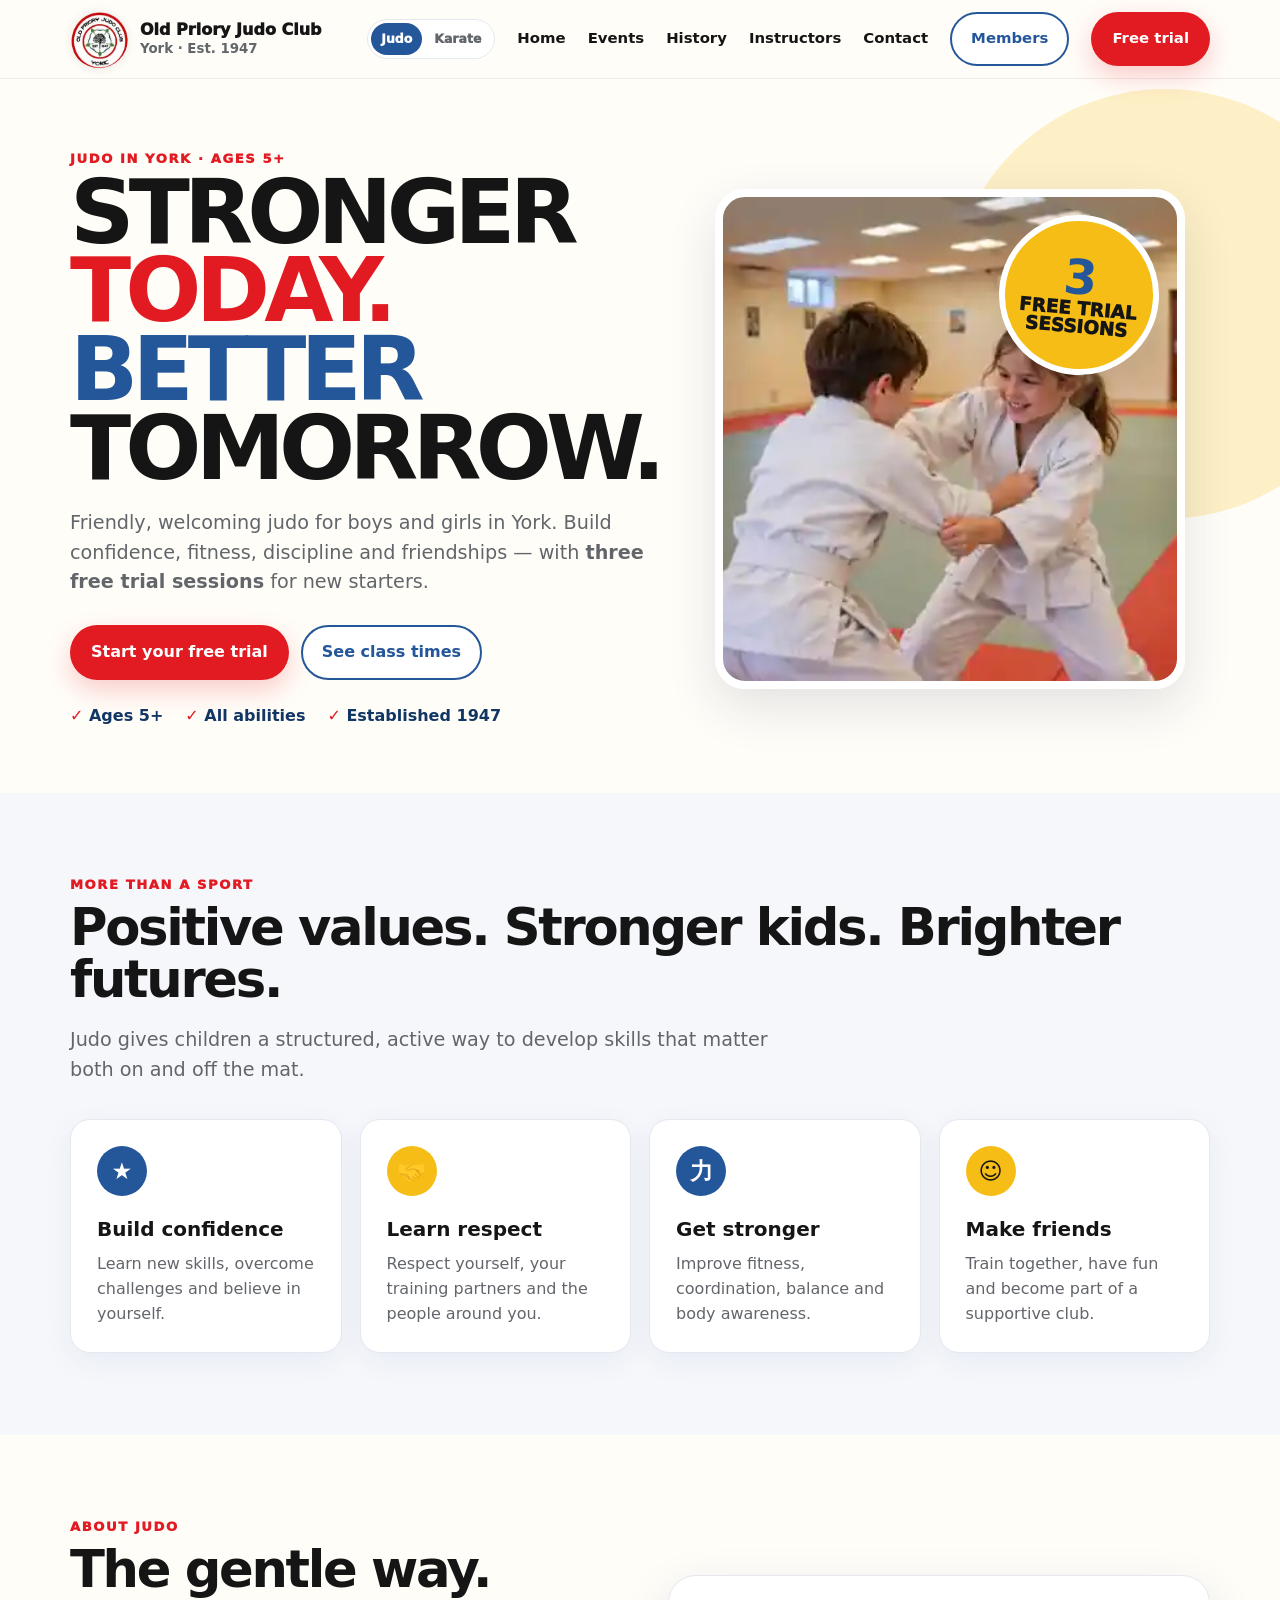
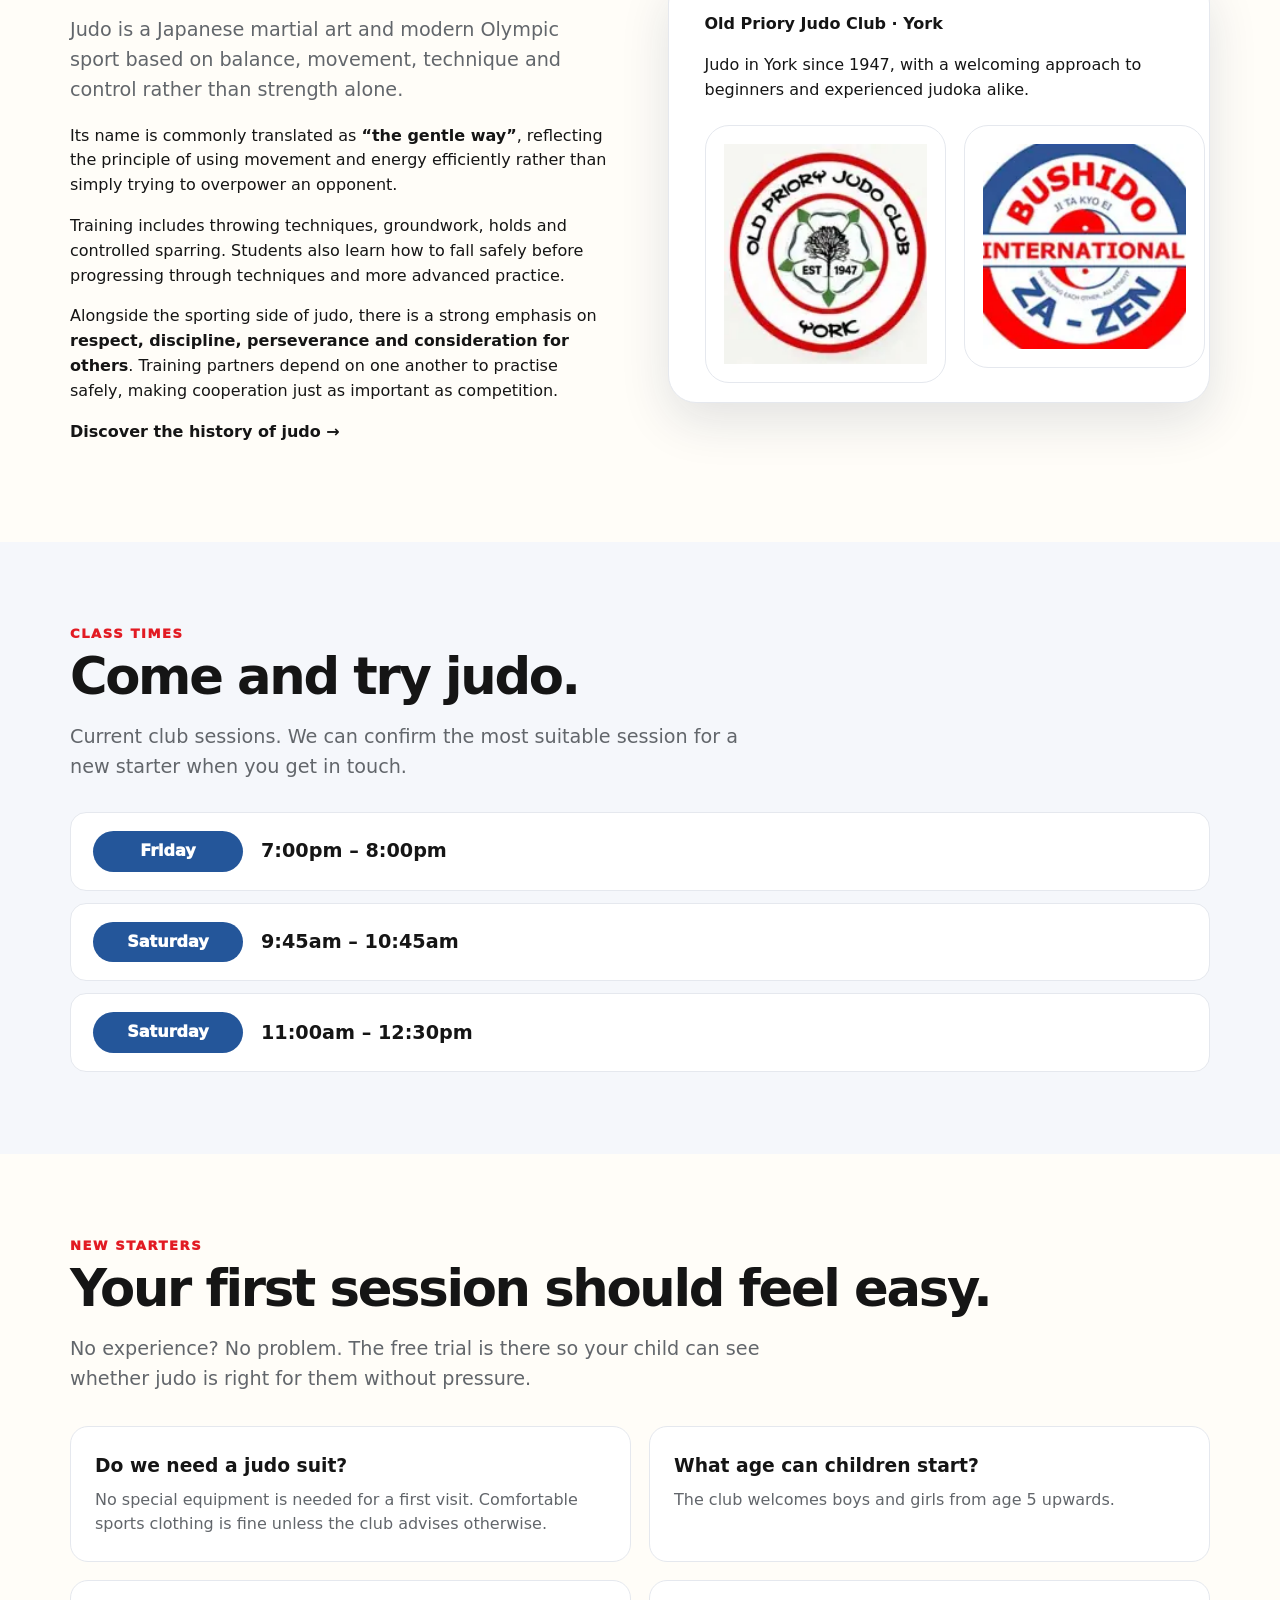
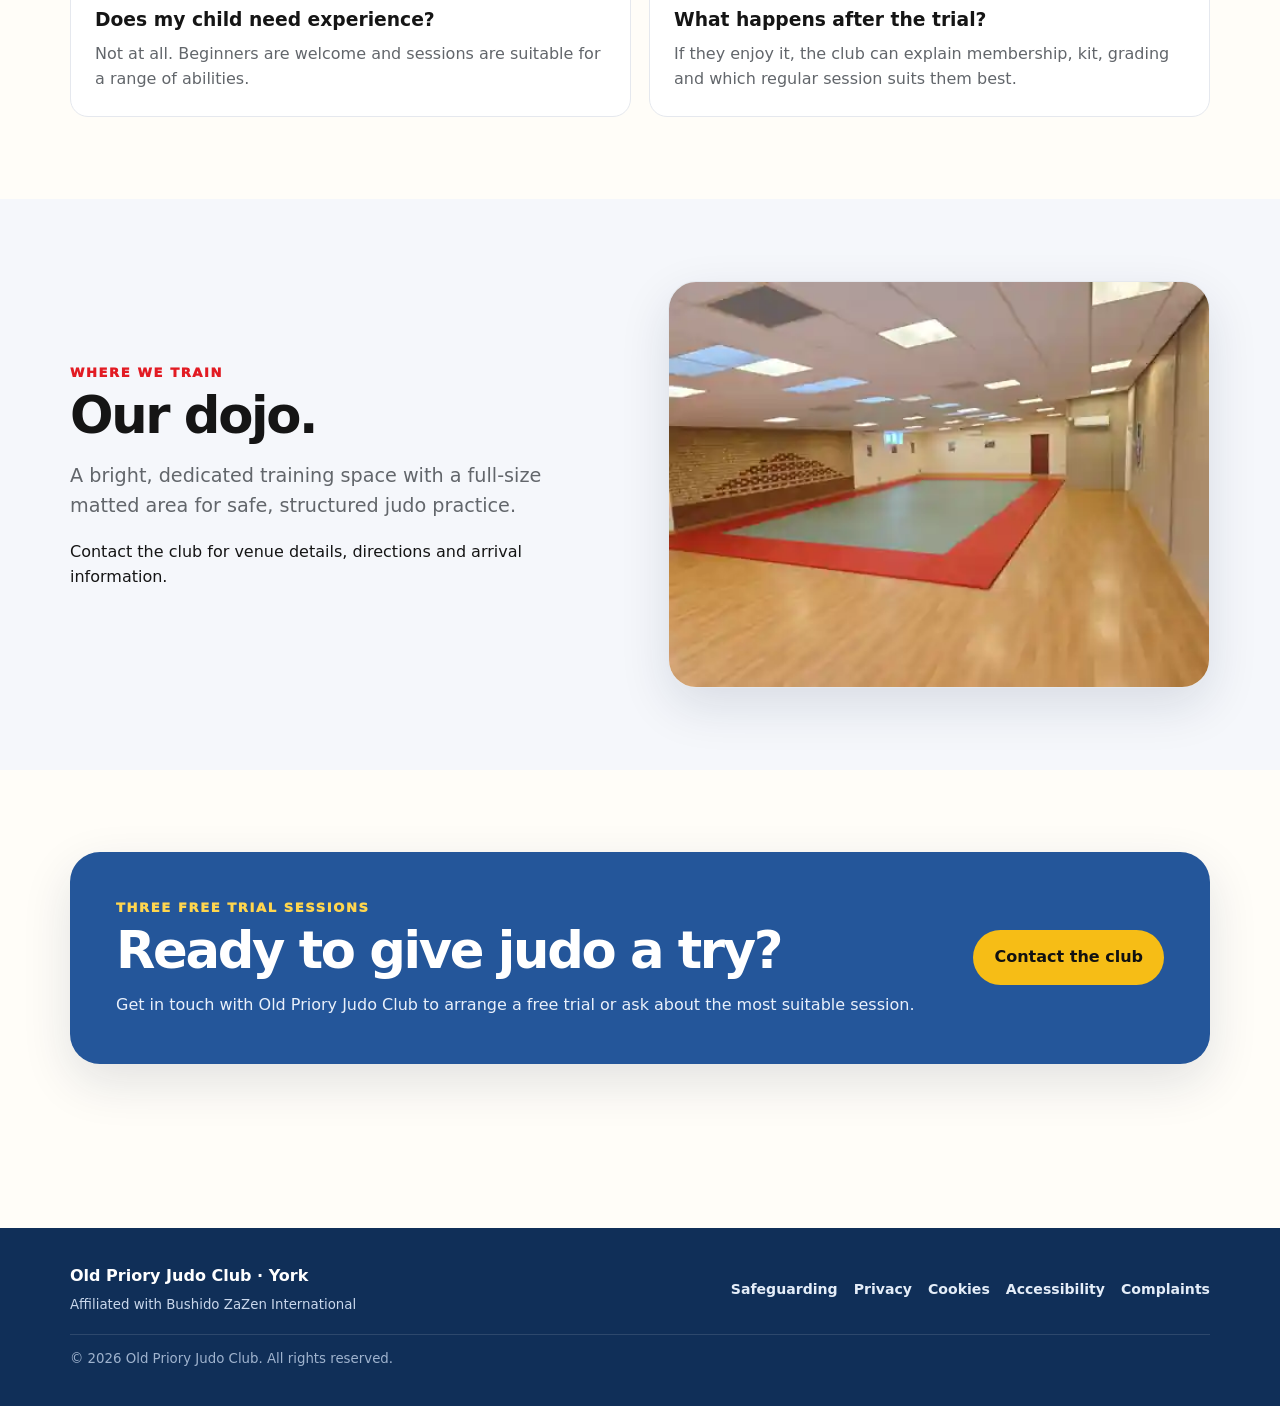
<file: index.html>
<!doctype html>
<!-- UAT build trigger -->
<html lang="en">
<head>
  <meta charset="utf-8">
  <meta name="viewport" content="width=device-width,initial-scale=1">
  <link rel="icon" type="image/png" sizes="32x32" href="/favicon.png">
  <title>Old Priory Judo Club York</title>
  <meta name="description" content="Old Priory Judo Club in York. Friendly judo for boys and girls aged 5+, with three free trial sessions for new starters.">
  <link rel="stylesheet" href="assets/site.css">
</head>
<body>
  <nav class="nav">
    <div class="container nav-inner">
      <a class="brand" href="/"><span class="mark"><img src="assets/old-priory-logo.webp" alt="Old Priory Judo Club logo"></span><span>Old Priory Judo Club<small>York · Est. 1947</small></span></a>
      <button class="menu-toggle" type="button" aria-expanded="false" aria-controls="site-menu" aria-label="Open navigation">
        <span></span><span></span><span></span>
      </button>
      <div class="links" id="site-menu"><div class="discipline-switch" aria-label="Choose discipline"><a class="active judo" href="/">Judo</a><a href="/karate.html">Karate</a></div>
        <a class="nav-link" href="/">Home</a>
        <a class="nav-link" href="/events.html">Events</a>
        <a class="nav-link" href="/history.html">History</a>
        <a class="nav-link" href="/instructors.html">Instructors</a>
        <a class="nav-link" href="/contact">Contact</a>
        <a class="btn ghost" href="/members">Members</a>
        <a class="btn red" href="/contact">Free trial</a>
      </div>
    </div>
  </nav>

  <main id="top">
    <section class="hero">
      <div class="container hero-grid">
        <div>
          <div class="eyebrow">Judo in York · Ages 5+</div>
          <h1>Stronger <span class="red">today.</span><br><span class="blue">Better</span> tomorrow.</h1>
          <p class="lead">Friendly, welcoming judo for boys and girls in York. Build confidence, fitness, discipline and friendships — with <strong>three free trial sessions</strong> for new starters.</p>
          <div class="actions"><a class="btn red" href="/#new">Start your free trial</a><a class="btn ghost" href="/#classes">See class times</a></div>
          <div class="trust"><span><b>✓</b> Ages 5+</span><span><b>✓</b> All abilities</span><span><b>✓</b> Established 1947</span></div>
        </div>
        <div class="hero-art" role="img" aria-label="Children practising judo in a dojo">
          <div class="free"><div><strong>3</strong><span>FREE TRIAL<br>SESSIONS</span></div></div>
          <div class="judoka one"></div><div class="judoka two"></div><div class="mat"></div>
        </div>
      </div>
    </section>

    <section class="section alt" id="why">
      <div class="container">
        <div class="eyebrow">More than a sport</div><h2>Positive values. Stronger kids. Brighter futures.</h2>
        <p class="lead">Judo gives children a structured, active way to develop skills that matter both on and off the mat.</p>
        <div class="cards">
          <article class="card"><div class="icon">★</div><h3>Build confidence</h3><p>Learn new skills, overcome challenges and believe in yourself.</p></article>
          <article class="card"><div class="icon">🤝</div><h3>Learn respect</h3><p>Respect yourself, your training partners and the people around you.</p></article>
          <article class="card"><div class="icon">力</div><h3>Get stronger</h3><p>Improve fitness, coordination, balance and body awareness.</p></article>
          <article class="card"><div class="icon">☺</div><h3>Make friends</h3><p>Train together, have fun and become part of a supportive club.</p></article>
        </div>
      </div>
    </section>

    <section class="section" id="about">
      <div class="container split">
        <div>
          <div class="eyebrow">About judo</div><h2>The gentle way.</h2>
          <p class="lead">Judo is a Japanese martial art and modern Olympic sport based on balance, movement, technique and control rather than strength alone.</p>
          <p>Its name is commonly translated as <strong>“the gentle way”</strong>, reflecting the principle of using movement and energy efficiently rather than simply trying to overpower an opponent.</p>
          <p>Training includes throwing techniques, groundwork, holds and controlled sparring. Students also learn how to fall safely before progressing through techniques and more advanced practice.</p>
          <p>Alongside the sporting side of judo, there is a strong emphasis on <strong>respect, discipline, perseverance and consideration for others</strong>. Training partners depend on one another to practise safely, making cooperation just as important as competition.</p>
          <p><a href="/history.html"><strong>Discover the history of judo →</strong></a></p>
        </div>
        <div class="brand-panel">
          <strong>Old Priory Judo Club · York</strong>
          <p>Judo in York since 1947, with a welcoming approach to beginners and experienced judoka alike.</p>
          <div class="logo-pair"><div class="logo-card"><img src="assets/old-priory-logo.webp" alt="Old Priory Judo Club logo"></div><div class="logo-card"><img src="assets/bushido-logo.webp" alt="Bushido ZaZen International logo"></div></div>
        </div>
      </div>
    </section>

    <section class="section alt" id="classes">
      <div class="container">
        <div class="eyebrow">Class times</div><h2>Come and try judo.</h2>
        <p class="lead">Current club sessions. We can confirm the most suitable session for a new starter when you get in touch.</p>
        <div class="timetable">
          <div class="row"><div class="day">Friday</div><div class="time">7:00pm – 8:00pm</div></div>
          <div class="row"><div class="day">Saturday</div><div class="time">9:45am – 10:45am</div></div>
          <div class="row"><div class="day">Saturday</div><div class="time">11:00am – 12:30pm</div></div>
        </div>
      </div>
    </section>

    <section class="section" id="new">
      <div class="container">
        <div class="eyebrow">New starters</div><h2>Your first session should feel easy.</h2>
        <p class="lead">No experience? No problem. The free trial is there so your child can see whether judo is right for them without pressure.</p>
        <div class="faq">
          <article><h3>Do we need a judo suit?</h3><p>No special equipment is needed for a first visit. Comfortable sports clothing is fine unless the club advises otherwise.</p></article>
          <article><h3>What age can children start?</h3><p>The club welcomes boys and girls from age 5 upwards.</p></article>
          <article><h3>Does my child need experience?</h3><p>Not at all. Beginners are welcome and sessions are suitable for a range of abilities.</p></article>
          <article><h3>What happens after the trial?</h3><p>If they enjoy it, the club can explain membership, kit, grading and which regular session suits them best.</p></article>
        </div>
      </div>
    </section>

    <section class="section alt" id="venue">
      <div class="container split">
        <div>
          <div class="eyebrow">Where we train</div>
          <h2>Our dojo.</h2>
          <p class="lead">A bright, dedicated training space with a full-size matted area for safe, structured judo practice.</p>
          <p><a href="/contact">Contact the club</a> for venue details, directions and arrival information.</p>
        </div>
        <div class="brand-panel" style="padding:0;overflow:hidden">
          <img src="assets/dojo-empty.webp" alt="Old Priory Judo Club dojo" style="width:100%;display:block;aspect-ratio:4/3;object-fit:cover">
        </div>
      </div>
    </section>

    <section class="section" id="contact">
      <div class="container">
        <div class="cta">
          <div><div class="eyebrow" style="color:#ffd64e">Three free trial sessions</div><h2 style="margin-top:.35rem">Ready to give judo a try?</h2><p>Get in touch with Old Priory Judo Club to arrange a free trial or ask about the most suitable session.</p></div>
          <a class="btn" href="/contact">Contact the club</a>
        </div>
      </div>
    </section>
  </main>

  <footer>
    <div class="container foot foot-expanded">
      <div class="foot-brand"><strong>Old Priory Judo Club · York</strong><small>Affiliated with Bushido ZaZen International</small></div>
      <nav class="foot-links" aria-label="Policies">
        <a href="/policies.html#safeguarding">Safeguarding</a>
        <a href="/policies.html#privacy">Privacy</a>
        <a href="/policies.html#cookies">Cookies</a>
        <a href="/policies.html#accessibility">Accessibility</a>
        <a href="/policies.html#complaints">Complaints</a>
      </nav>
      <small class="foot-copy">© 2026 Old Priory Judo Club. All rights reserved.</small>
    </div>
  </footer>
  <script src="assets/site.js"></script>
</body>
</html>
</file>
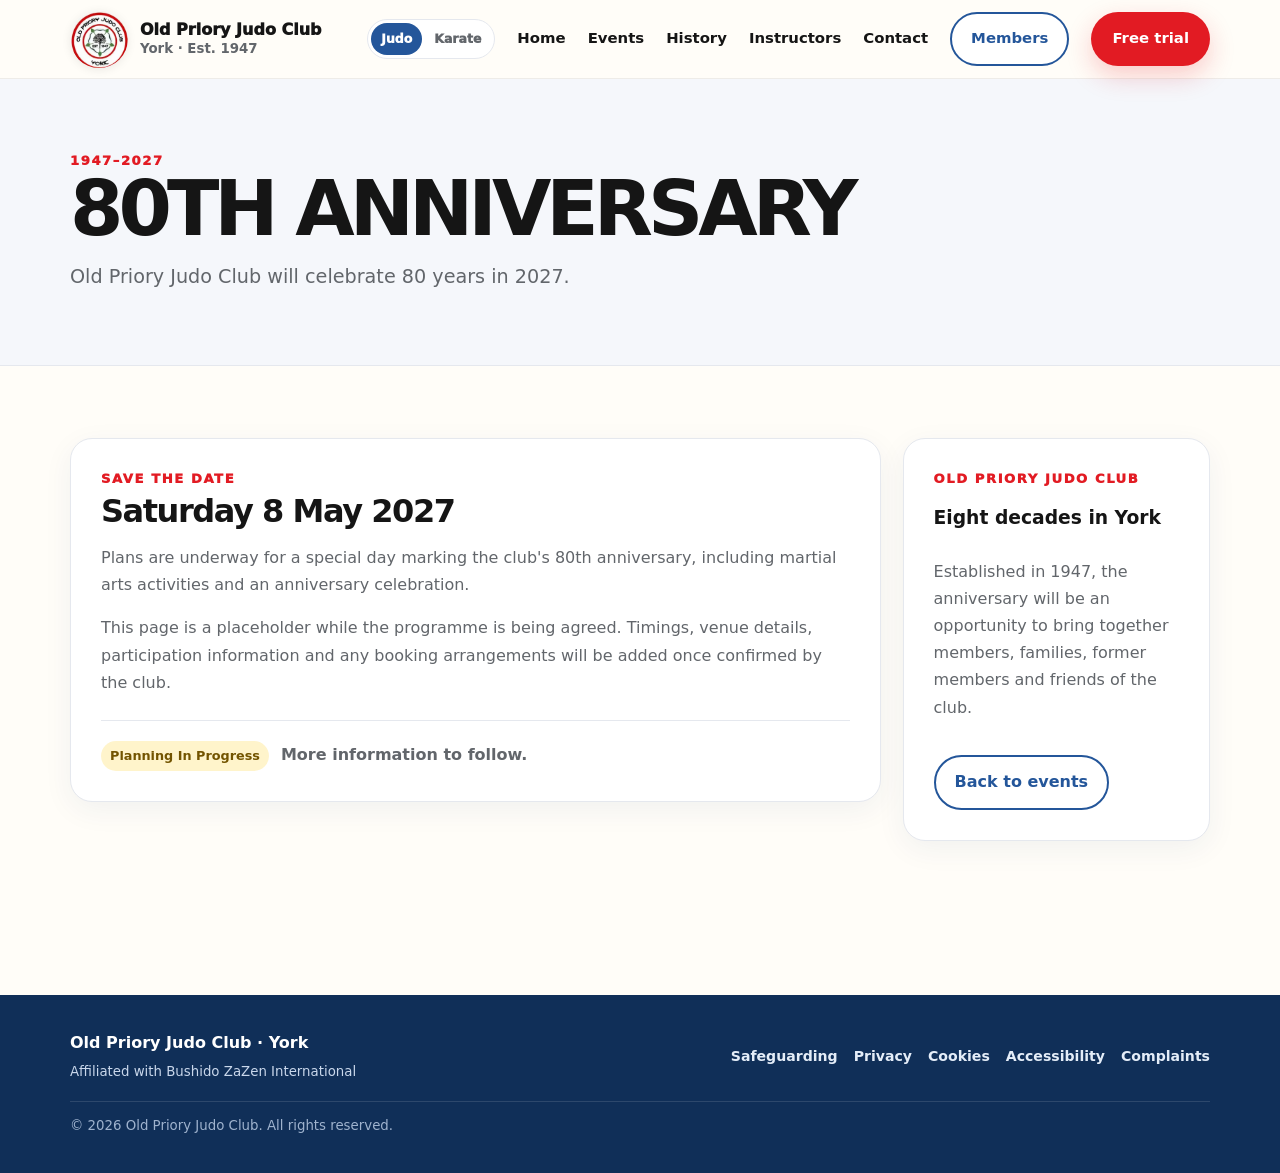
<file: 80th-anniversary.html>
<!doctype html>
<html lang="en">
<head>
  <meta charset="utf-8">
  <meta name="viewport" content="width=device-width,initial-scale=1">
  <link rel="icon" type="image/png" sizes="32x32" href="/favicon.png">
  <title>80th Anniversary | Old Priory Judo Club York</title>
  <meta name="description" content="Old Priory Judo Club celebrates its 80th anniversary in 2027. Event details will be published here as plans are confirmed.">
  <link rel="stylesheet" href="assets/site.css">
</head>
<body>
  <nav class="nav">
    <div class="container nav-inner">
      <a class="brand" href="/"><span class="mark"><img src="assets/old-priory-logo.webp" alt="Old Priory Judo Club logo"></span><span>Old Priory Judo Club<small>York · Est. 1947</small></span></a>
      <button class="menu-toggle" type="button" aria-expanded="false" aria-controls="site-menu" aria-label="Open navigation">
        <span></span><span></span><span></span>
      </button>
      <div class="links" id="site-menu"><div class="discipline-switch" aria-label="Choose discipline"><a class="active judo" href="/">Judo</a><a href="/karate.html">Karate</a></div>
        <a class="nav-link" href="/">Home</a>
        <a class="nav-link" href="/events.html">Events</a>
        <a class="nav-link" href="/history.html">History</a>
        <a class="nav-link" href="/instructors.html">Instructors</a>
        <a class="nav-link" href="/contact">Contact</a>
        <a class="btn ghost" href="/members">Members</a>
        <a class="btn red" href="/contact">Free trial</a>
      </div>
    </div>
  </nav>

  <main>
    <section class="page-hero anniversary-hero">
      <div class="container">
        <div class="eyebrow">1947–2027</div>
        <h1>80th Anniversary</h1>
        <p class="lead">Old Priory Judo Club will celebrate 80 years in 2027.</p>
      </div>
    </section>

    <section class="page-content">
      <div class="container anniversary-layout">
        <article class="page-card anniversary-main-card">
          <div class="eyebrow">Save the date</div>
          <h2>Saturday 8 May 2027</h2>
          <p>Plans are underway for a special day marking the club's 80th anniversary, including martial arts activities and an anniversary celebration.</p>
          <p>This page is a placeholder while the programme is being agreed. Timings, venue details, participation information and any booking arrangements will be added once confirmed by the club.</p>
          <div class="anniversary-status">
            <span class="status-badge pending">Planning in progress</span>
            <span>More information to follow.</span>
          </div>
        </article>

        <aside class="page-card anniversary-side-card">
          <div class="eyebrow">Old Priory Judo Club</div>
          <h3>Eight decades in York</h3>
          <p>Established in 1947, the anniversary will be an opportunity to bring together members, families, former members and friends of the club.</p>
          <a class="btn ghost" href="/events.html">Back to events</a>
        </aside>
      </div>
    </section>
  </main>

  <footer>
    <div class="container foot foot-expanded">
      <div class="foot-brand"><strong>Old Priory Judo Club · York</strong><small>Affiliated with Bushido ZaZen International</small></div>
      <nav class="foot-links" aria-label="Policies">
        <a href="/policies.html#safeguarding">Safeguarding</a>
        <a href="/policies.html#privacy">Privacy</a>
        <a href="/policies.html#cookies">Cookies</a>
        <a href="/policies.html#accessibility">Accessibility</a>
        <a href="/policies.html#complaints">Complaints</a>
      </nav>
      <small class="foot-copy">© 2026 Old Priory Judo Club. All rights reserved.</small>
    </div>
  </footer>

  <script src="assets/site.js"></script>
</body>
</html>
</file>
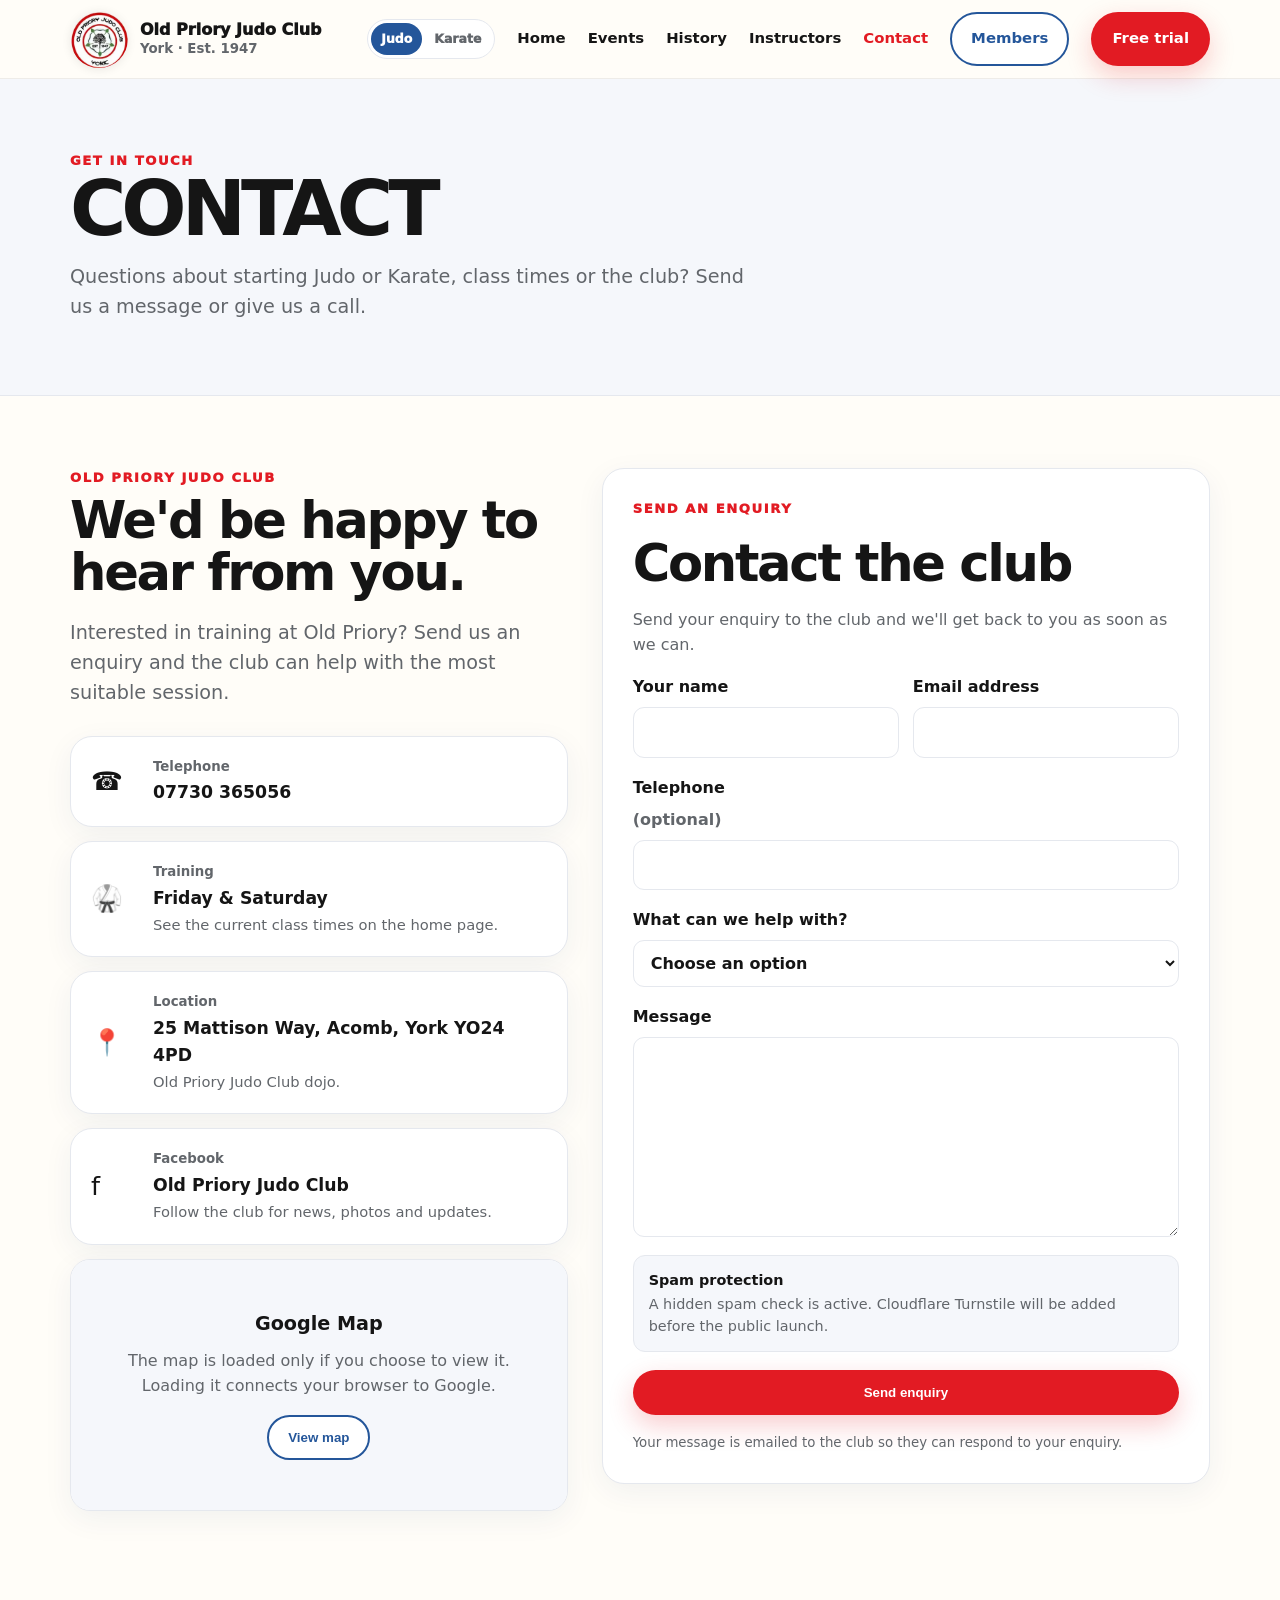
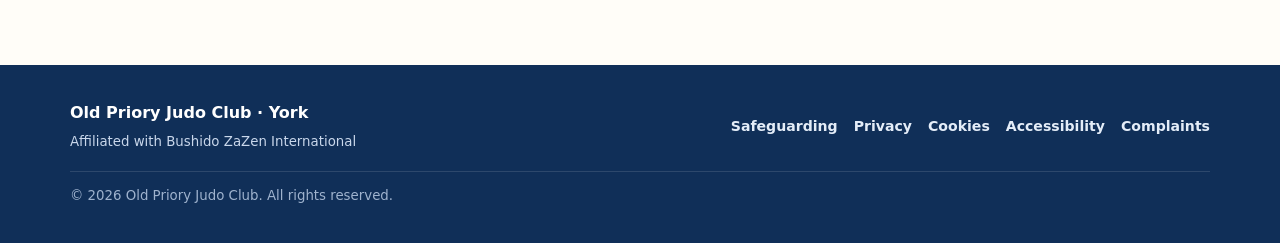
<file: contact.html>
<!doctype html>
<html lang="en">
<head>
  <meta charset="utf-8">
  <meta name="viewport" content="width=device-width,initial-scale=1">
  <link rel="icon" type="image/png" sizes="32x32" href="/favicon.png">
  <title>Contact | Old Priory Judo Club York</title>
  <meta name="description" content="Contact Old Priory Judo Club in York about classes, free trial sessions and general club enquiries.">
  <link rel="stylesheet" href="assets/site.css">
</head>
<body>
  <nav class="nav">
    <div class="container nav-inner">
      <a class="brand" href="/"><span class="mark"><img src="assets/old-priory-logo.webp" alt="Old Priory Judo Club logo"></span><span>Old Priory Judo Club<small>York · Est. 1947</small></span></a>
      <button class="menu-toggle" type="button" aria-expanded="false" aria-controls="site-menu" aria-label="Open navigation">
        <span></span><span></span><span></span>
      </button>
      <div class="links" id="site-menu"><div class="discipline-switch" aria-label="Choose discipline"><a class="active judo" href="/">Judo</a><a href="/karate.html">Karate</a></div>
        <a class="nav-link" href="/">Home</a>
        <a class="nav-link" href="/events.html">Events</a>
        <a class="nav-link" href="/history.html">History</a>
        <a class="nav-link" href="/instructors.html">Instructors</a>
        <a class="nav-link active" href="/contact" aria-current="page">Contact</a>
        <a class="btn ghost" href="/members">Members</a>
        <a class="btn red" href="/contact">Free trial</a>
      </div>
    </div>
  </nav>

  <main>
    <section class="page-hero">
      <div class="container">
        <div class="eyebrow">Get in touch</div>
        <h1>Contact</h1>
        <p class="lead">Questions about starting Judo or Karate, class times or the club? Send us a message or give us a call.</p>
      </div>
    </section>

    <section class="page-content">
      <div class="container contact-layout">
        <div class="contact-details">
          <div class="eyebrow">Old Priory Judo Club</div>
          <h2>We'd be happy to hear from you.</h2>
          <p class="lead">Interested in training at Old Priory? Send us an enquiry and the club can help with the most suitable session.</p>

          <div class="contact-card-stack">
            <article class="page-card contact-info-card">
              <span class="contact-icon">☎</span>
              <div><small>Telephone</small><strong><a href="tel:07730365056">07730 365056</a></strong></div>
            </article>
            <article class="page-card contact-info-card">
              <span class="contact-icon">🥋</span>
              <div><small>Training</small><strong>Friday & Saturday</strong><span>See the current class times on the home page.</span></div>
            </article>
            <article class="page-card contact-info-card">
              <span class="contact-icon">📍</span>
              <div><small>Location</small><strong>25 Mattison Way, Acomb, York YO24 4PD</strong><span>Old Priory Judo Club dojo.</span></div>
            </article>
            <article class="page-card contact-info-card">
              <span class="contact-icon">f</span>
              <div><small>Facebook</small><strong><a href="https://www.facebook.com/OldPrioryJudoClub" target="_blank" rel="noopener noreferrer">Old Priory Judo Club</a></strong><span>Follow the club for news, photos and updates.</span></div>
            </article>
            <div class="contact-map map-consent">
              <div class="map-placeholder">
                <strong>Google Map</strong>
                <span>The map is loaded only if you choose to view it. Loading it connects your browser to Google.</span>
                <button class="btn ghost load-map" type="button" data-map-src="https://www.google.com/maps?q=25+Mattison+Way,+Acomb,+York+YO24+4PD&output=embed">View map</button>
              </div>
            </div>
          </div>
        </div>

        <form class="page-card contact-form" method="post" action="/contact">
          <div class="eyebrow">Send an enquiry</div>
          <h2>Contact the club</h2>
          <p>Send your enquiry to the club and we'll get back to you as soon as we can.</p>

          <div class="form-pair">
            <label>Your name
              <input type="text" name="name" autocomplete="name" maxlength="100" required>
            </label>
            <label>Email address
              <input type="email" name="email" autocomplete="email" maxlength="200" required>
            </label>
          </div>

          <label>Telephone <span class="optional">(optional)</span>
            <input type="tel" name="phone" autocomplete="tel" maxlength="40">
          </label>

          <label>What can we help with?
            <select name="subject" required>
              <option value="">Choose an option</option>
              <option>Free trial / new starter</option>\n              <option>Karate / new starter</option>
              <option>Class information</option>
              <option>Competition or grading</option>
              <option>Existing member enquiry</option>
              <option>General enquiry</option>
            </select>
          </label>

          <label>Message
            <textarea name="message" rows="7" maxlength="3000" required></textarea>
          </label>

          <div class="contact-honeypot" aria-hidden="true">
            <label>Leave this field empty<input type="text" name="website" tabindex="-1" autocomplete="off"></label>
          </div>

          <div class="anti-spam-note">
            <strong>Spam protection</strong>
            <span>A hidden spam check is active. Cloudflare Turnstile will be added before the public launch.</span>
          </div>

          <button class="btn red" type="submit">Send enquiry</button>
          <small class="form-footnote">Your message is emailed to the club so they can respond to your enquiry.</small>
        </form>
      </div>
    </section>
  </main>

  <footer>
    <div class="container foot foot-expanded">
      <div class="foot-brand"><strong>Old Priory Judo Club · York</strong><small>Affiliated with Bushido ZaZen International</small></div>
      <nav class="foot-links" aria-label="Policies">
        <a href="/policies.html#safeguarding">Safeguarding</a>
        <a href="/policies.html#privacy">Privacy</a>
        <a href="/policies.html#cookies">Cookies</a>
        <a href="/policies.html#accessibility">Accessibility</a>
        <a href="/policies.html#complaints">Complaints</a>
      </nav>
      <small class="foot-copy">© 2026 Old Priory Judo Club. All rights reserved.</small>
    </div>
  </footer>
  <script src="assets/site.js"></script>
</body>
</html>
</file>
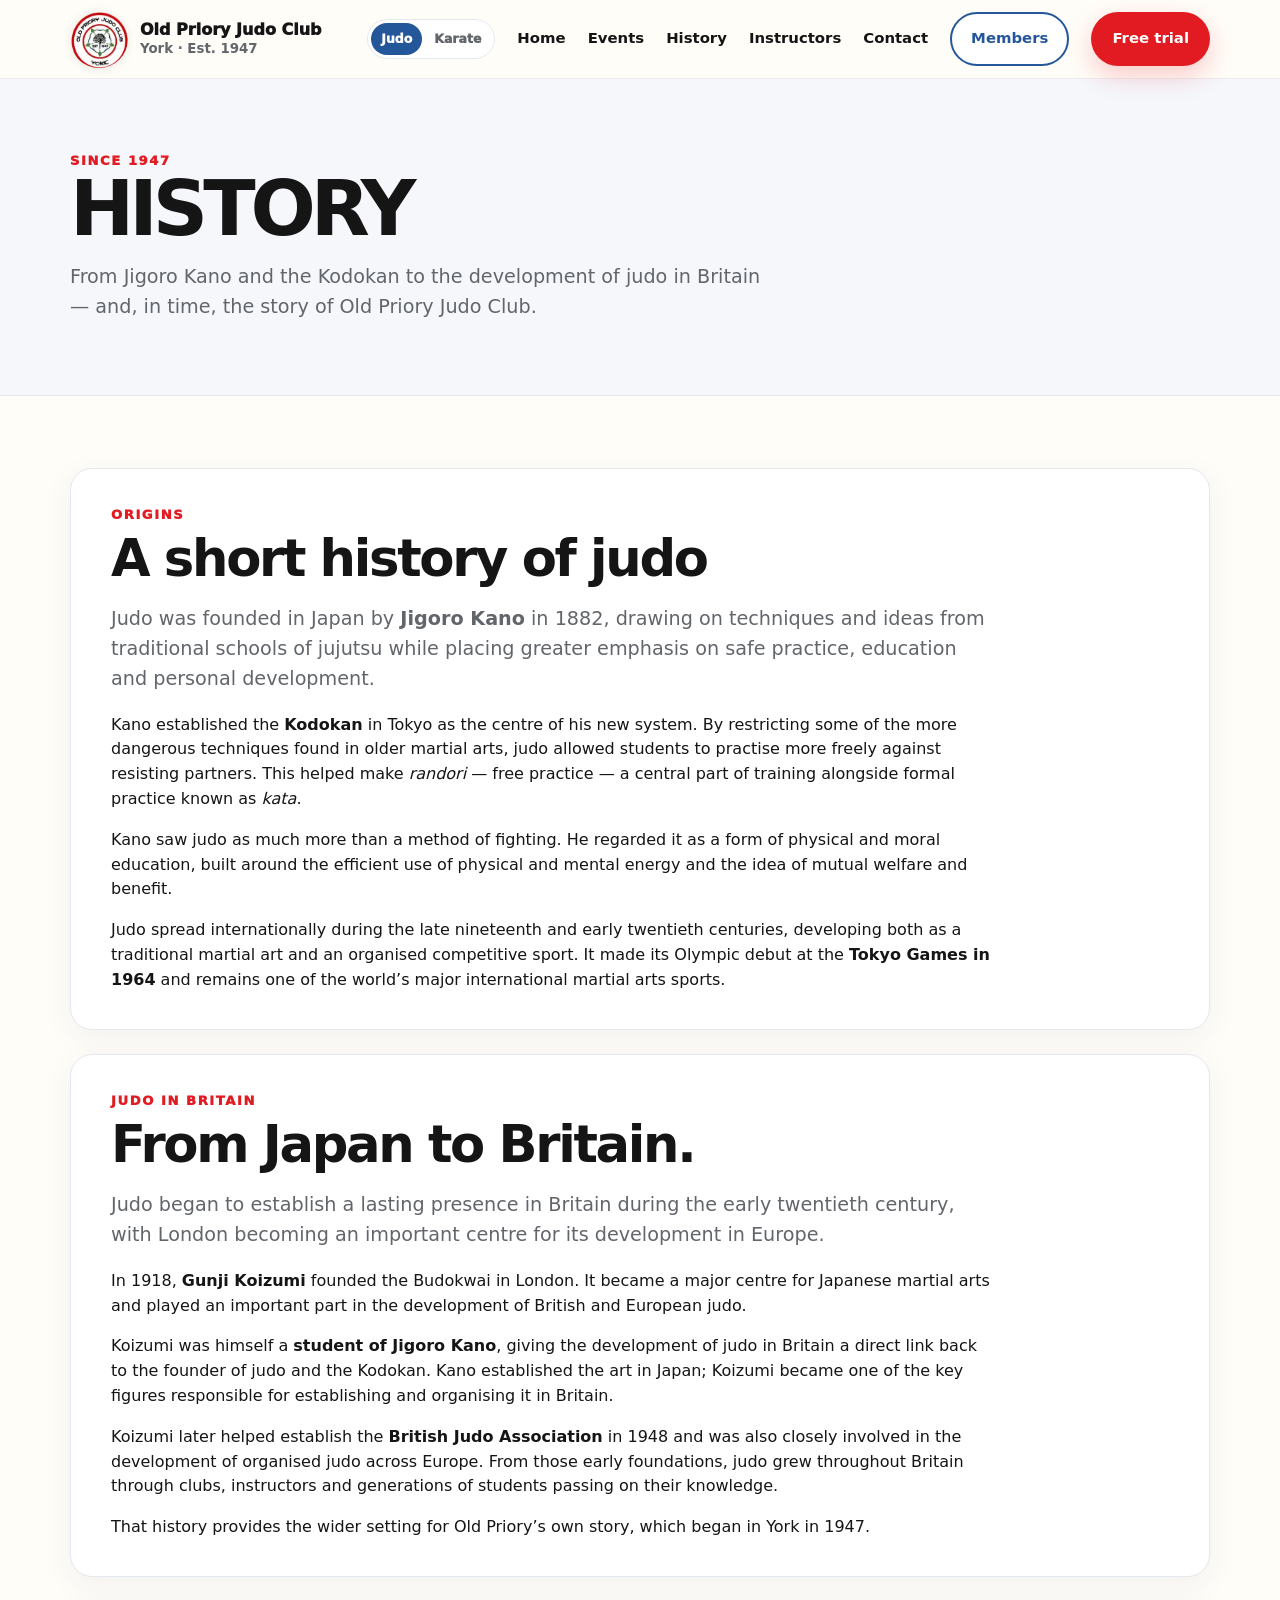
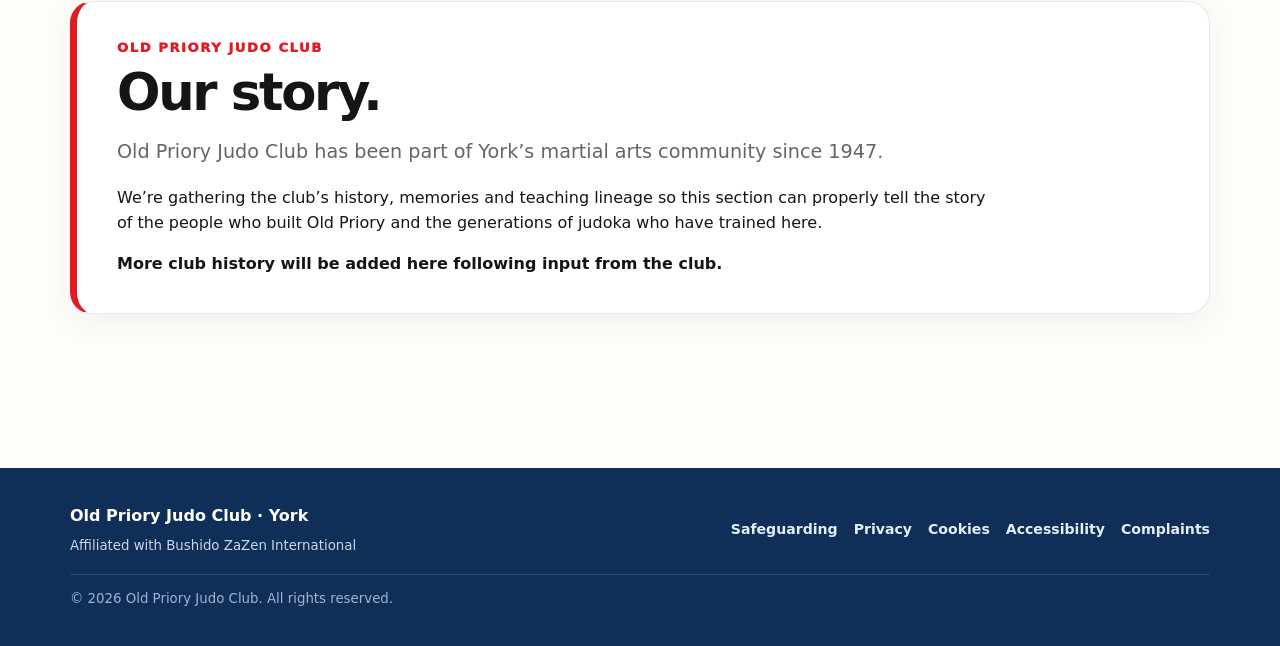
<file: history.html>
<!doctype html>
<html lang="en">
<head>
  <meta charset="utf-8">
  <meta name="viewport" content="width=device-width,initial-scale=1">
  <link rel="icon" type="image/png" sizes="32x32" href="/favicon.png">
  <title>History | Old Priory Judo Club York</title>
  <meta name="description" content="Discover the origins of judo, its development in Britain and the story of Old Priory Judo Club in York.">
  <link rel="stylesheet" href="assets/site.css">
</head>
<body>
  <nav class="nav">
    <div class="container nav-inner">
      <a class="brand" href="/"><span class="mark"><img src="assets/old-priory-logo.webp" alt="Old Priory Judo Club logo"></span><span>Old Priory Judo Club<small>York · Est. 1947</small></span></a>
      <button class="menu-toggle" type="button" aria-expanded="false" aria-controls="site-menu" aria-label="Open navigation">
        <span></span><span></span><span></span>
      </button>
      <div class="links" id="site-menu"><div class="discipline-switch" aria-label="Choose discipline"><a class="active judo" href="/">Judo</a><a href="/karate.html">Karate</a></div>
        <a class="nav-link" href="/">Home</a>
        <a class="nav-link" href="/events.html">Events</a>
        <a class="nav-link" href="/history.html" aria-current="page" class="nav-link active">History</a>
        <a class="nav-link" href="/instructors.html">Instructors</a>
        <a class="nav-link" href="/contact">Contact</a>
        <a class="btn ghost" href="/members">Members</a>
        <a class="btn red" href="/contact">Free trial</a>
      </div>
    </div>
  </nav>
  <main>
    <section class="page-hero">
      <div class="container">
        <div class="eyebrow">Since 1947</div>
        <h1>History</h1>
        <p class="lead">From Jigoro Kano and the Kodokan to the development of judo in Britain — and, in time, the story of Old Priory Judo Club.</p>
      </div>
    </section>
    <section class="page-content">
      <div class="container history-stack">
        <article class="page-card history-article">
          <div class="eyebrow">Origins</div>
          <h2>A short history of judo</h2>
          <p class="lead">Judo was founded in Japan by <strong>Jigoro Kano</strong> in 1882, drawing on techniques and ideas from traditional schools of jujutsu while placing greater emphasis on safe practice, education and personal development.</p>
          <p>Kano established the <strong>Kodokan</strong> in Tokyo as the centre of his new system. By restricting some of the more dangerous techniques found in older martial arts, judo allowed students to practise more freely against resisting partners. This helped make <em>randori</em> — free practice — a central part of training alongside formal practice known as <em>kata</em>.</p>
          <p>Kano saw judo as much more than a method of fighting. He regarded it as a form of physical and moral education, built around the efficient use of physical and mental energy and the idea of mutual welfare and benefit.</p>
          <p>Judo spread internationally during the late nineteenth and early twentieth centuries, developing both as a traditional martial art and an organised competitive sport. It made its Olympic debut at the <strong>Tokyo Games in 1964</strong> and remains one of the world’s major international martial arts sports.</p>
        </article>

        <article class="page-card history-article">
          <div class="eyebrow">Judo in Britain</div>
          <h2>From Japan to Britain.</h2>
          <p class="lead">Judo began to establish a lasting presence in Britain during the early twentieth century, with London becoming an important centre for its development in Europe.</p>
          <p>In 1918, <strong>Gunji Koizumi</strong> founded the Budokwai in London. It became a major centre for Japanese martial arts and played an important part in the development of British and European judo.</p>
          <p>Koizumi was himself a <strong>student of Jigoro Kano</strong>, giving the development of judo in Britain a direct link back to the founder of judo and the Kodokan. Kano established the art in Japan; Koizumi became one of the key figures responsible for establishing and organising it in Britain.</p>
          <p>Koizumi later helped establish the <strong>British Judo Association</strong> in 1948 and was also closely involved in the development of organised judo across Europe. From those early foundations, judo grew throughout Britain through clubs, instructors and generations of students passing on their knowledge.</p>
          <p>That history provides the wider setting for Old Priory’s own story, which began in York in 1947.</p>
        </article>

        <article class="page-card history-article history-club">
          <div class="eyebrow">Old Priory Judo Club</div>
          <h2>Our story.</h2>
          <p class="lead">Old Priory Judo Club has been part of York’s martial arts community since 1947.</p>
          <p>We’re gathering the club’s history, memories and teaching lineage so this section can properly tell the story of the people who built Old Priory and the generations of judoka who have trained here.</p>
          <p><strong>More club history will be added here following input from the club.</strong></p>
        </article>
      </div>
    </section>
  </main>
  <footer>
    <div class="container foot foot-expanded">
      <div class="foot-brand"><strong>Old Priory Judo Club · York</strong><small>Affiliated with Bushido ZaZen International</small></div>
      <nav class="foot-links" aria-label="Policies">
        <a href="/policies.html#safeguarding">Safeguarding</a>
        <a href="/policies.html#privacy">Privacy</a>
        <a href="/policies.html#cookies">Cookies</a>
        <a href="/policies.html#accessibility">Accessibility</a>
        <a href="/policies.html#complaints">Complaints</a>
      </nav>
      <small class="foot-copy">© 2026 Old Priory Judo Club. All rights reserved.</small>
    </div>
  </footer>
  <script src="assets/site.js"></script>
</body>
</html>
</file>
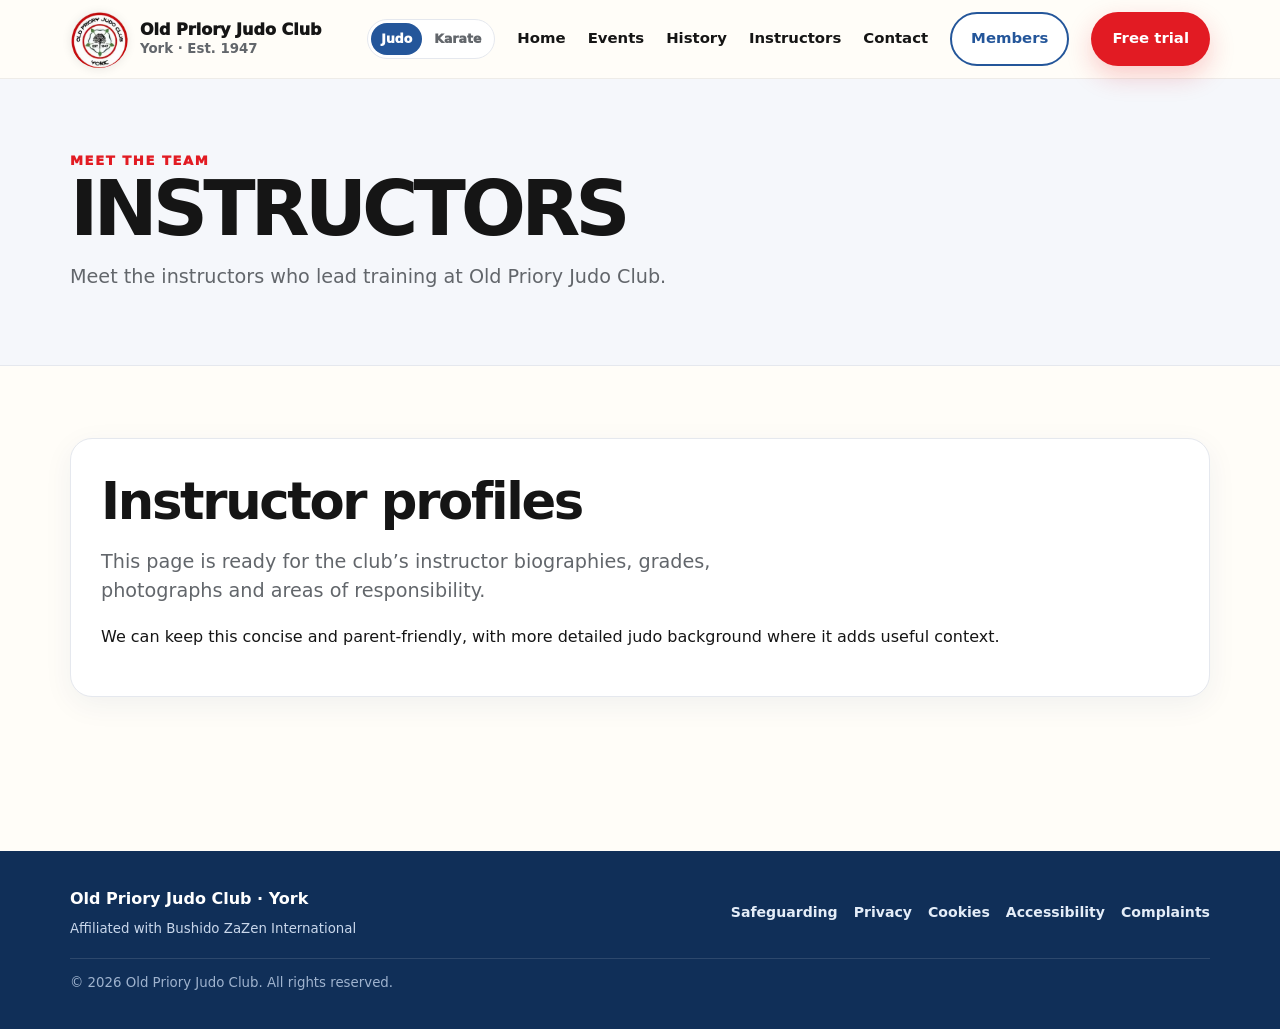
<file: instructors.html>
<!doctype html>
<html lang="en">
<head>
  <meta charset="utf-8">
  <meta name="viewport" content="width=device-width,initial-scale=1">
  <link rel="icon" type="image/png" sizes="32x32" href="/favicon.png">
  <title>Instructors | Old Priory Judo Club York</title>
  <meta name="description" content="Meet the instructors who lead training at Old Priory Judo Club.">
  <link rel="stylesheet" href="assets/site.css">
</head>
<body>
  <nav class="nav">
    <div class="container nav-inner">
      <a class="brand" href="/"><span class="mark"><img src="assets/old-priory-logo.webp" alt="Old Priory Judo Club logo"></span><span>Old Priory Judo Club<small>York · Est. 1947</small></span></a>
      <button class="menu-toggle" type="button" aria-expanded="false" aria-controls="site-menu" aria-label="Open navigation">
        <span></span><span></span><span></span>
      </button>
      <div class="links" id="site-menu"><div class="discipline-switch" aria-label="Choose discipline"><a class="active judo" href="/">Judo</a><a href="/karate.html">Karate</a></div>
        <a class="nav-link" href="/">Home</a>
        <a class="nav-link" href="/events.html">Events</a>
        <a class="nav-link" href="/history.html">History</a>
        <a class="nav-link" href="/instructors.html" aria-current="page" class="nav-link active">Instructors</a>
        <a class="nav-link" href="/contact">Contact</a>
        <a class="btn ghost" href="/members">Members</a>
        <a class="btn red" href="/contact">Free trial</a>
      </div>
    </div>
  </nav>
  <main>
    <section class="page-hero">
      <div class="container">
        <div class="eyebrow">Meet the team</div>
        <h1>Instructors</h1>
        <p class="lead">Meet the instructors who lead training at Old Priory Judo Club.</p>
      </div>
    </section>
    <section class="page-content">
      <div class="container"><div class="page-card"><h2>Instructor profiles</h2><p class="lead">This page is ready for the club’s instructor biographies, grades, photographs and areas of responsibility.</p><p>We can keep this concise and parent-friendly, with more detailed judo background where it adds useful context.</p></div></div>
    </section>
  </main>
  <footer>
    <div class="container foot foot-expanded">
      <div class="foot-brand"><strong>Old Priory Judo Club · York</strong><small>Affiliated with Bushido ZaZen International</small></div>
      <nav class="foot-links" aria-label="Policies">
        <a href="/policies.html#safeguarding">Safeguarding</a>
        <a href="/policies.html#privacy">Privacy</a>
        <a href="/policies.html#cookies">Cookies</a>
        <a href="/policies.html#accessibility">Accessibility</a>
        <a href="/policies.html#complaints">Complaints</a>
      </nav>
      <small class="foot-copy">© 2026 Old Priory Judo Club. All rights reserved.</small>
    </div>
  </footer>
  <script src="assets/site.js"></script>
</body>
</html>
</file>
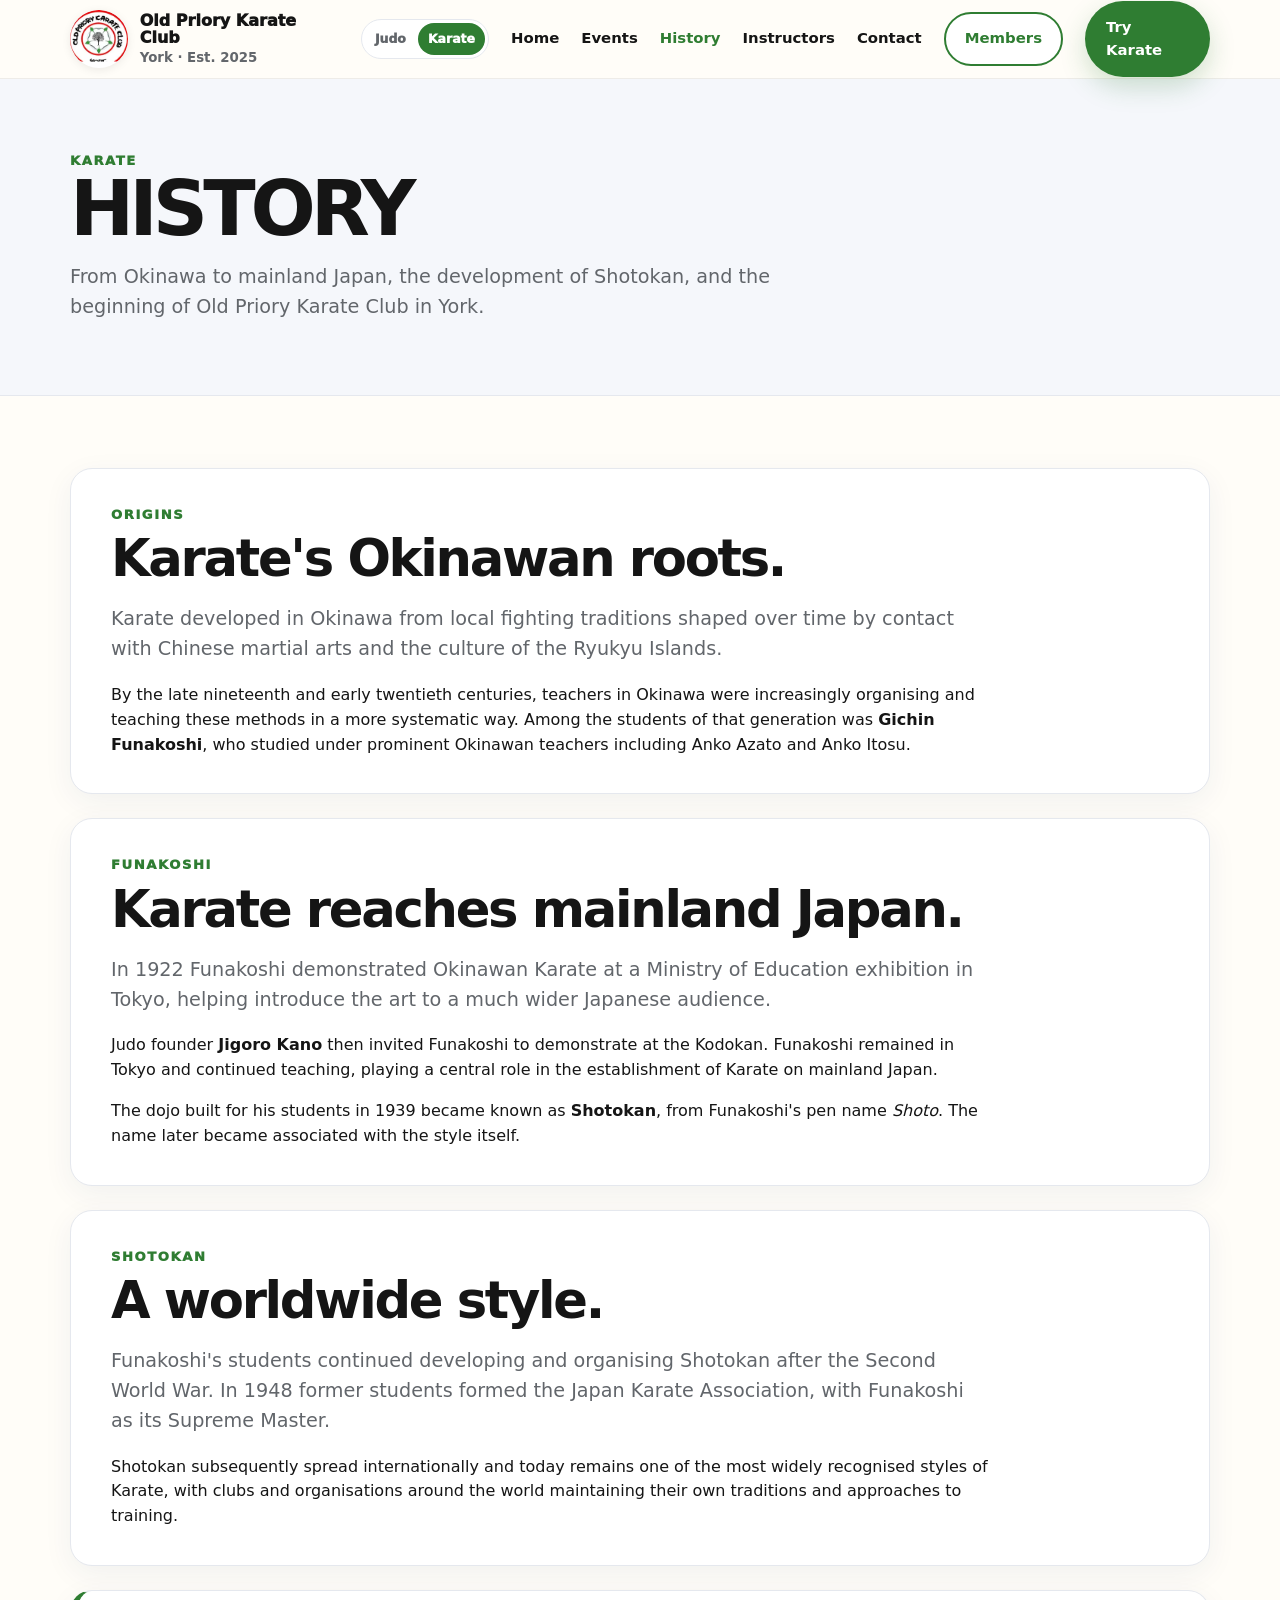
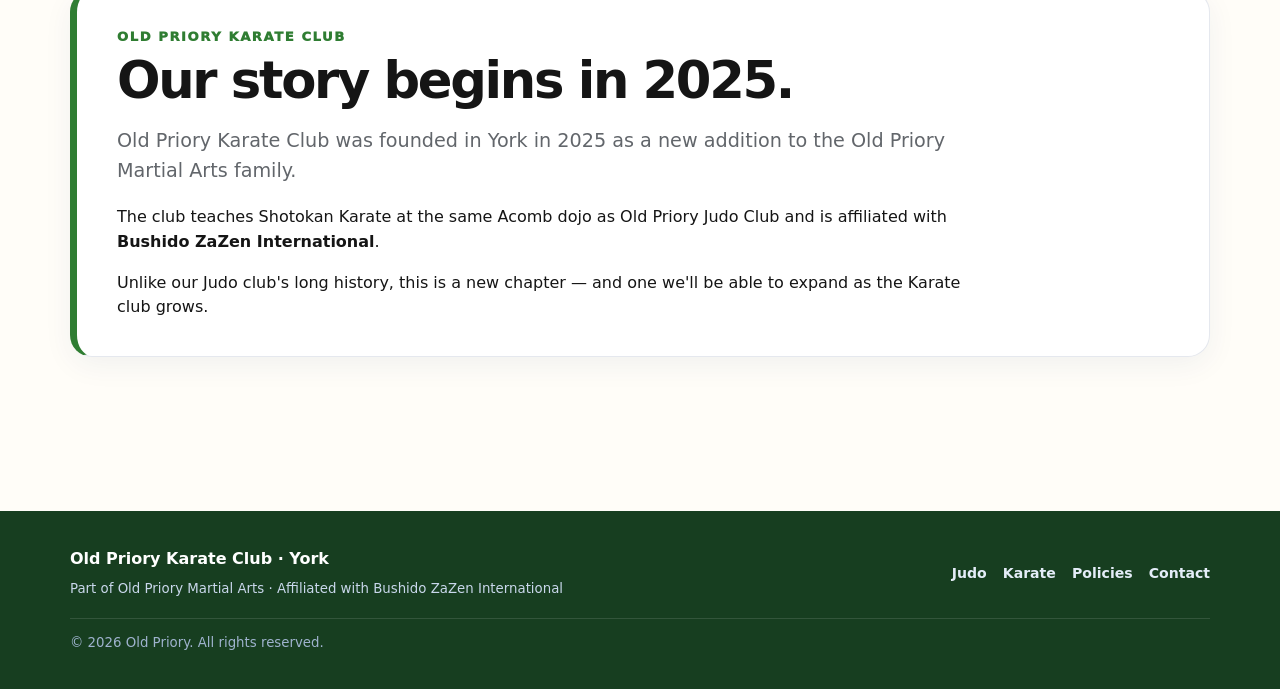
<file: karate-history.html>
<!doctype html>
<html lang="en"><head>
  <meta charset="utf-8"><meta name="viewport" content="width=device-width,initial-scale=1">
  <link rel="icon" type="image/png" sizes="32x32" href="/favicon.png">
  <title>Karate History | Old Priory Karate Club York</title>
  <meta name="description" content="A short history of Karate and Shotokan, from Okinawa and Gichin Funakoshi to Old Priory Karate Club in York.">
  <link rel="stylesheet" href="/assets/site.css">
</head><body class="karate-page">

  <nav class="nav">
    <div class="container nav-inner">
      <a class="brand" href="/karate.html"><span class="mark"><img src="/assets/old-priory-karate-logo.webp" alt="Old Priory Karate Club logo"></span><span>Old Priory Karate Club<small>York · Est. 2025</small></span></a>
      <button class="menu-toggle" type="button" aria-expanded="false" aria-controls="site-menu" aria-label="Open navigation"><span></span><span></span><span></span></button>
      <div class="links" id="site-menu">
        <div class="discipline-switch" aria-label="Choose discipline"><a href="/">Judo</a><a class="active karate" href="/karate.html">Karate</a></div>
        <a class="nav-link" href="/karate.html">Home</a>
        <a class="nav-link" href="/karate-events.html">Events</a>
        <a class="nav-link active" href="/karate-history.html">History</a>
        <a class="nav-link" href="/karate.html#instructors">Instructors</a>
        <a class="nav-link" href="/contact">Contact</a>
        <a class="btn ghost" href="/members">Members</a>
        <a class="btn karate" href="/contact">Try Karate</a>
      </div>
    </div>
  </nav>
<main>
  <section class="page-hero"><div class="container"><div class="eyebrow">Karate</div><h1>History</h1><p class="lead">From Okinawa to mainland Japan, the development of Shotokan, and the beginning of Old Priory Karate Club in York.</p></div></section>
  <section class="page-content"><div class="container history-stack">
    <article class="page-card history-article"><div class="eyebrow">Origins</div><h2>Karate's Okinawan roots.</h2><p class="lead">Karate developed in Okinawa from local fighting traditions shaped over time by contact with Chinese martial arts and the culture of the Ryukyu Islands.</p><p>By the late nineteenth and early twentieth centuries, teachers in Okinawa were increasingly organising and teaching these methods in a more systematic way. Among the students of that generation was <strong>Gichin Funakoshi</strong>, who studied under prominent Okinawan teachers including Anko Azato and Anko Itosu.</p></article>
    <article class="page-card history-article"><div class="eyebrow">Funakoshi</div><h2>Karate reaches mainland Japan.</h2><p class="lead">In 1922 Funakoshi demonstrated Okinawan Karate at a Ministry of Education exhibition in Tokyo, helping introduce the art to a much wider Japanese audience.</p><p>Judo founder <strong>Jigoro Kano</strong> then invited Funakoshi to demonstrate at the Kodokan. Funakoshi remained in Tokyo and continued teaching, playing a central role in the establishment of Karate on mainland Japan.</p><p>The dojo built for his students in 1939 became known as <strong>Shotokan</strong>, from Funakoshi's pen name <em>Shoto</em>. The name later became associated with the style itself.</p></article>
    <article class="page-card history-article"><div class="eyebrow">Shotokan</div><h2>A worldwide style.</h2><p class="lead">Funakoshi's students continued developing and organising Shotokan after the Second World War. In 1948 former students formed the Japan Karate Association, with Funakoshi as its Supreme Master.</p><p>Shotokan subsequently spread internationally and today remains one of the most widely recognised styles of Karate, with clubs and organisations around the world maintaining their own traditions and approaches to training.</p></article>
    <article class="page-card history-article history-club"><div class="eyebrow">Old Priory Karate Club</div><h2>Our story begins in 2025.</h2><p class="lead">Old Priory Karate Club was founded in York in 2025 as a new addition to the Old Priory Martial Arts family.</p><p>The club teaches Shotokan Karate at the same Acomb dojo as Old Priory Judo Club and is affiliated with <strong>Bushido ZaZen International</strong>.</p><p>Unlike our Judo club's long history, this is a new chapter — and one we'll be able to expand as the Karate club grows.</p></article>
  </div></section>
</main>
  <footer><div class="container foot foot-expanded">
    <div class="foot-brand"><strong>Old Priory Karate Club · York</strong><small>Part of Old Priory Martial Arts · Affiliated with Bushido ZaZen International</small></div>
    <nav class="foot-links" aria-label="Site links"><a href="/">Judo</a><a href="/karate.html">Karate</a><a href="/policies.html">Policies</a><a href="/contact">Contact</a></nav>
    <small class="foot-copy">© 2026 Old Priory. All rights reserved.</small>
  </div></footer><script src="/assets/site.js"></script></body></html>
</file>
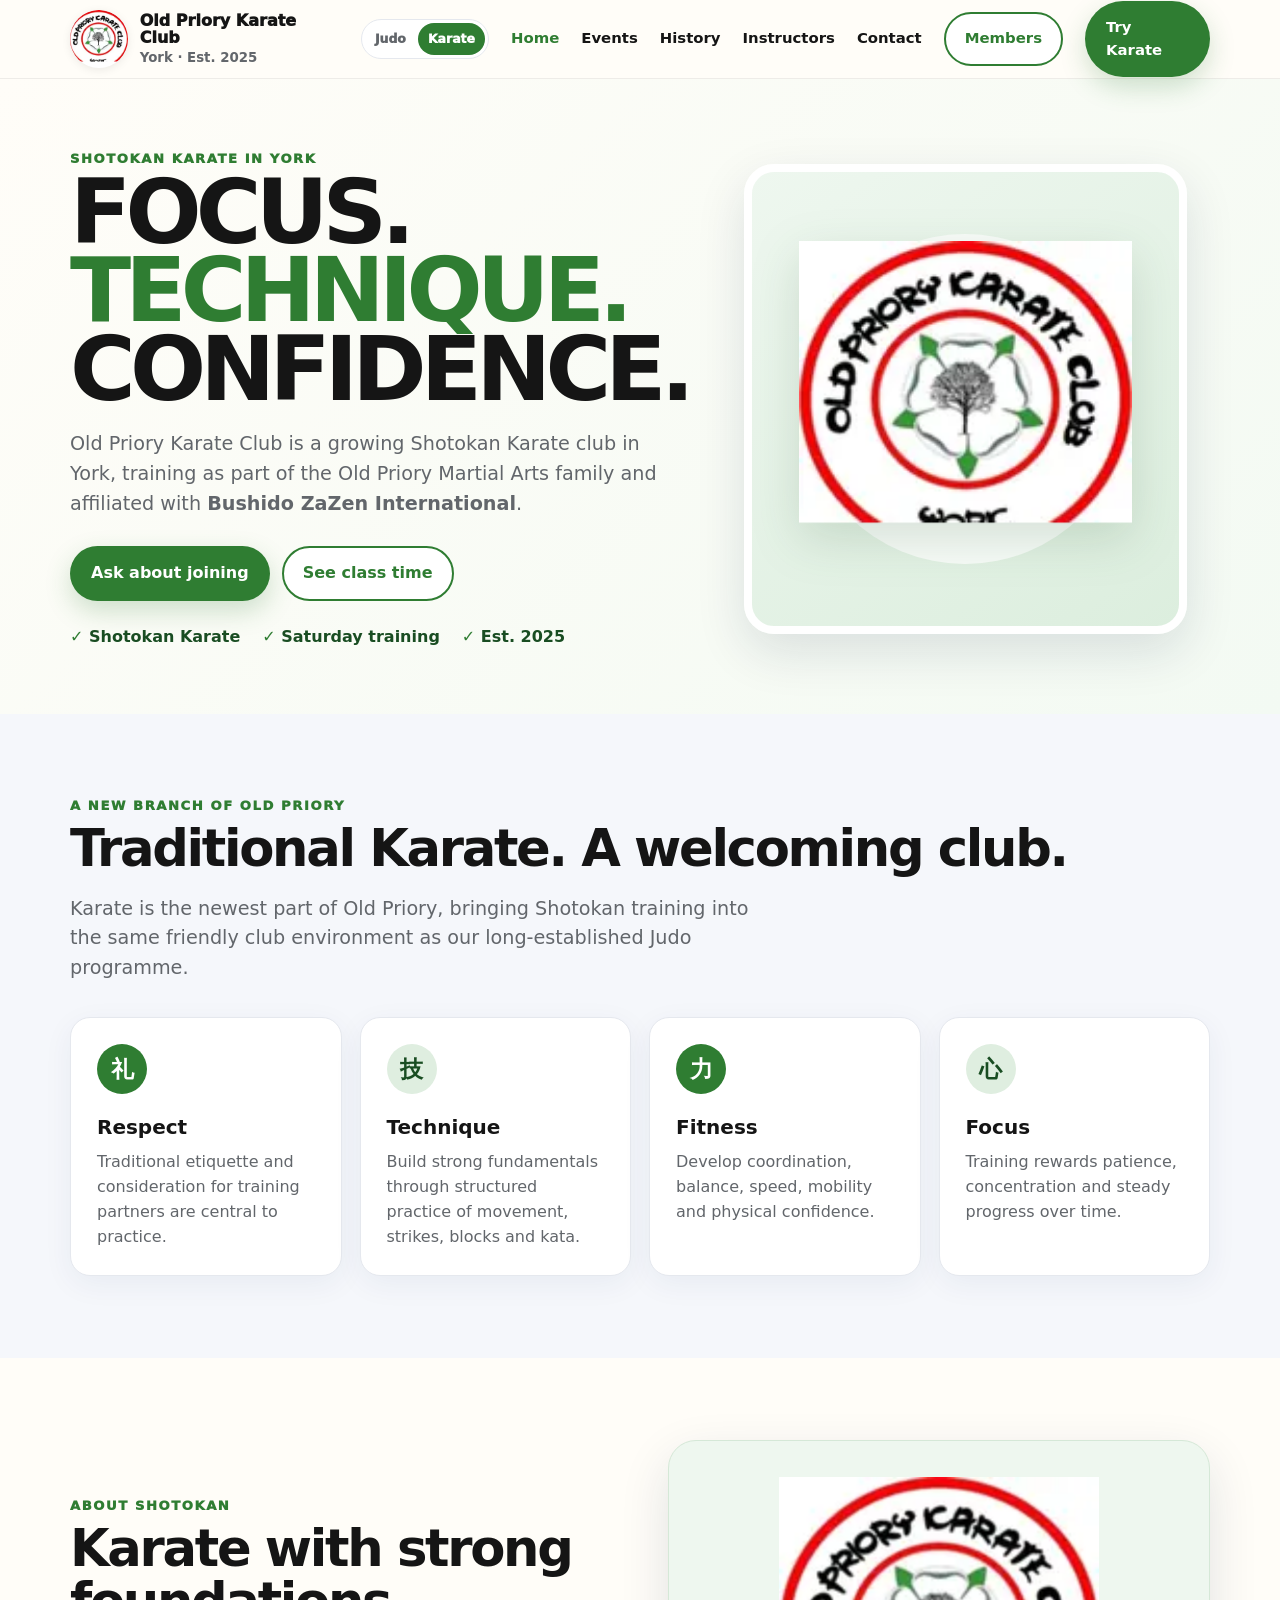
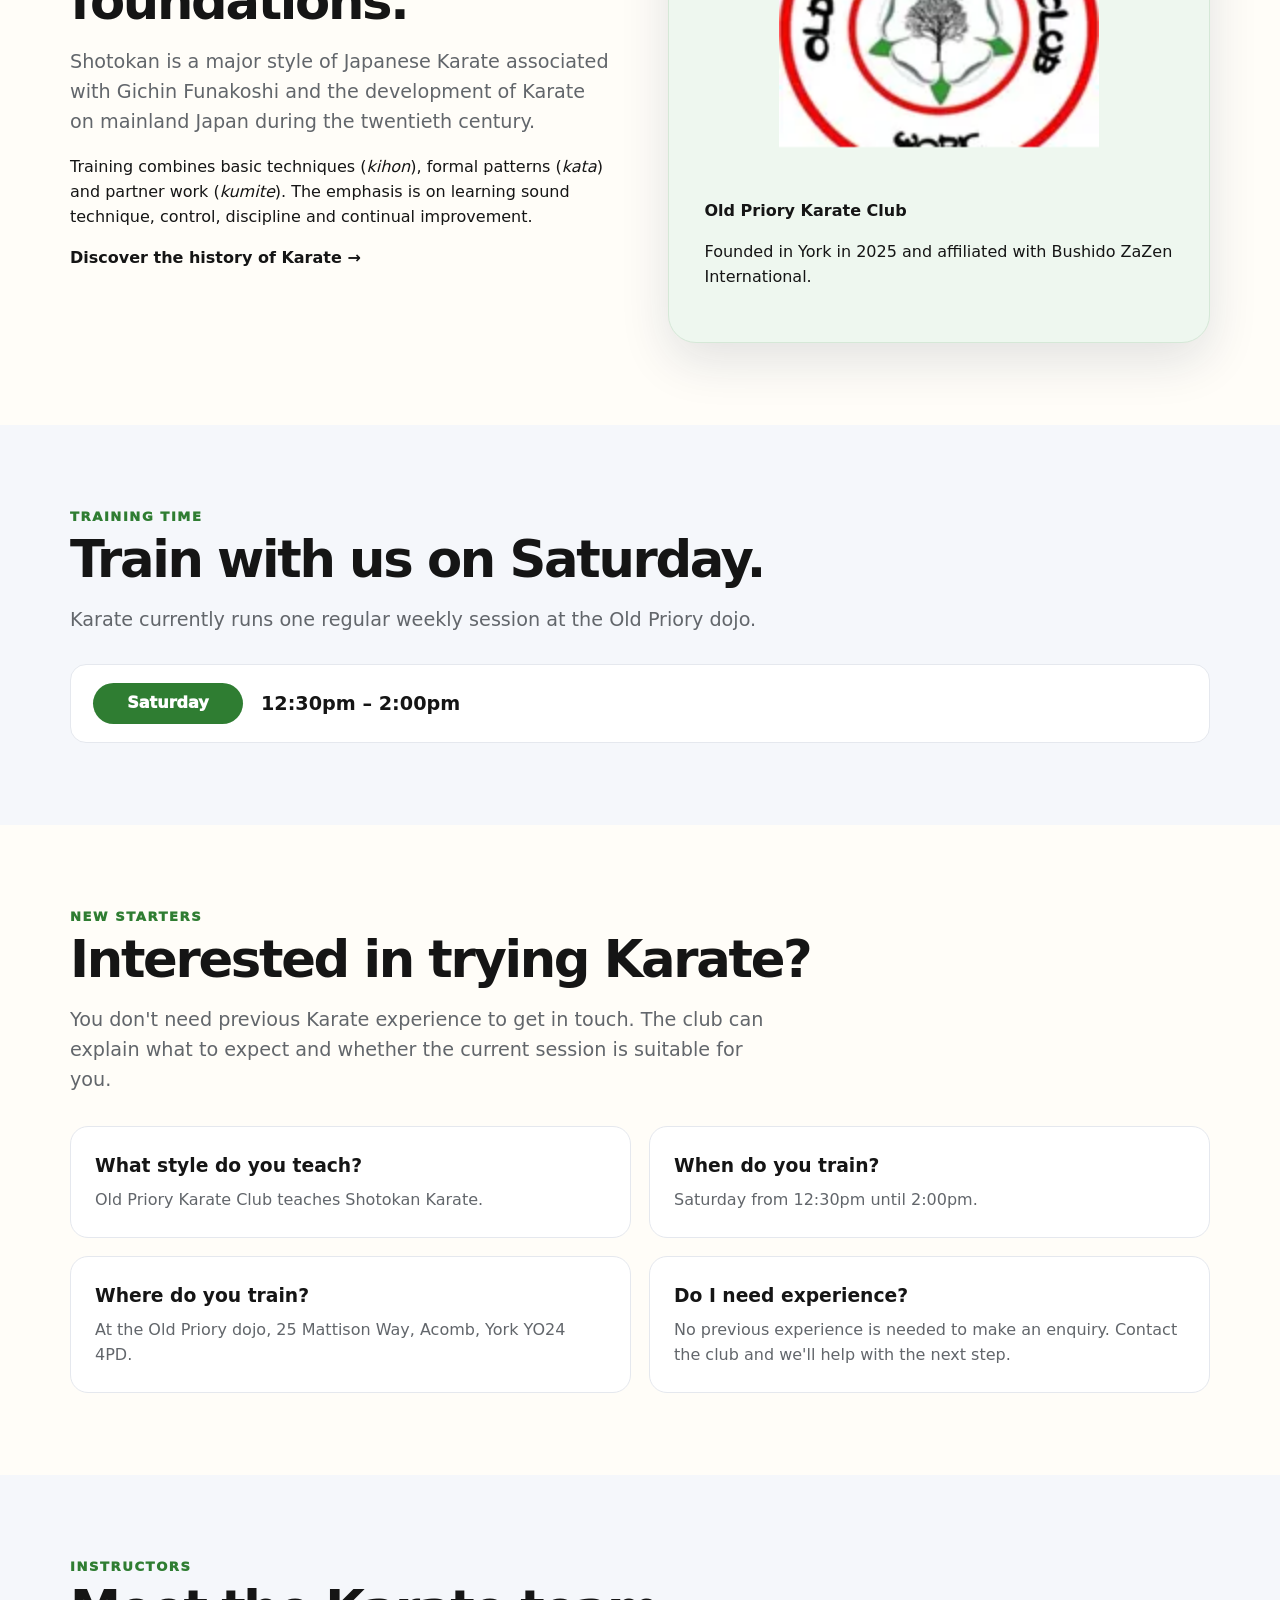
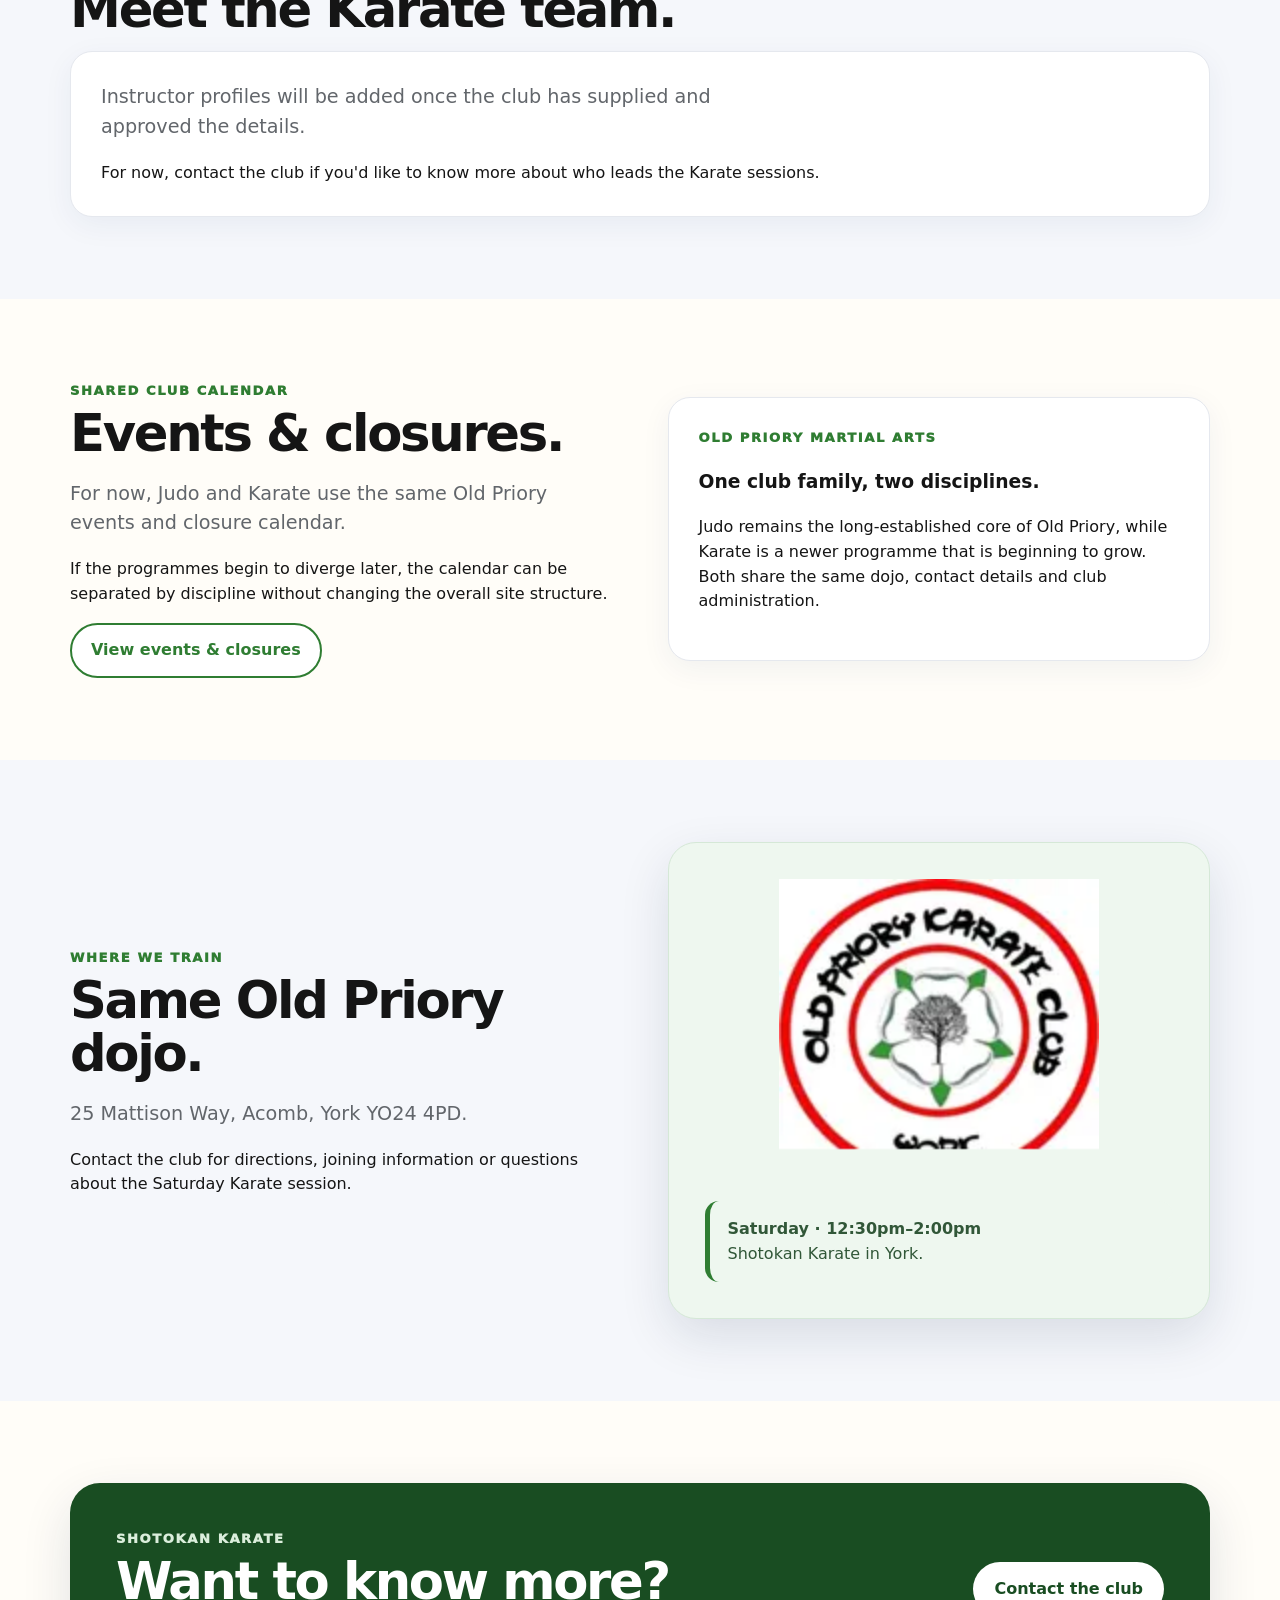
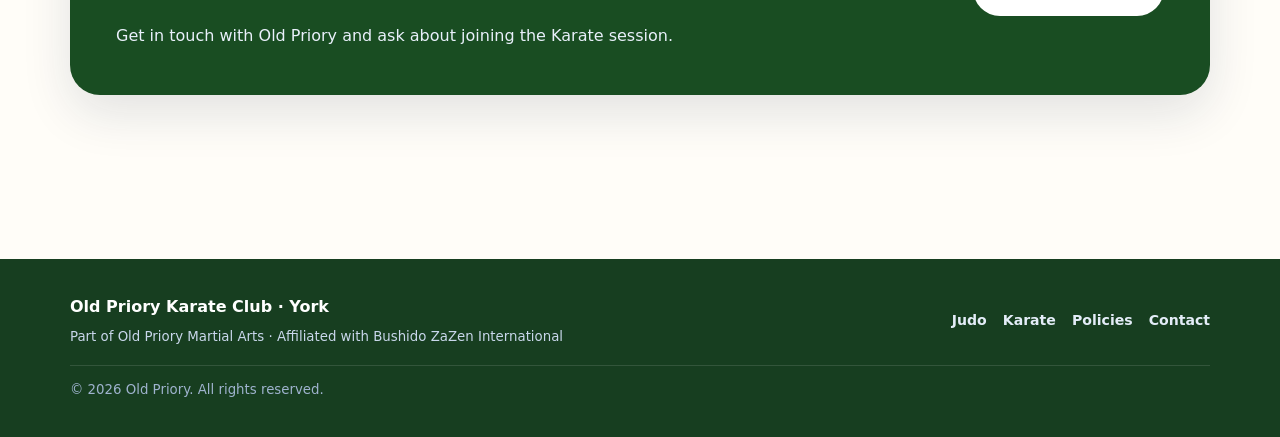
<file: karate.html>
<!doctype html>
<html lang="en"><head>
  <meta charset="utf-8"><meta name="viewport" content="width=device-width,initial-scale=1">
  <link rel="icon" type="image/png" sizes="32x32" href="/favicon.png">
  <title>Old Priory Karate Club York</title>
  <meta name="description" content="Old Priory Karate Club in York. Shotokan Karate training on Saturdays, affiliated with Bushido ZaZen International.">
  <link rel="stylesheet" href="/assets/site.css">
</head><body class="karate-page">

  <nav class="nav">
    <div class="container nav-inner">
      <a class="brand" href="/karate.html"><span class="mark"><img src="/assets/old-priory-karate-logo.webp" alt="Old Priory Karate Club logo"></span><span>Old Priory Karate Club<small>York · Est. 2025</small></span></a>
      <button class="menu-toggle" type="button" aria-expanded="false" aria-controls="site-menu" aria-label="Open navigation"><span></span><span></span><span></span></button>
      <div class="links" id="site-menu">
        <div class="discipline-switch" aria-label="Choose discipline"><a href="/">Judo</a><a class="active karate" href="/karate.html">Karate</a></div>
        <a class="nav-link active" href="/karate.html">Home</a>
        <a class="nav-link" href="/karate-events.html">Events</a>
        <a class="nav-link" href="/karate-history.html">History</a>
        <a class="nav-link" href="/karate.html#instructors">Instructors</a>
        <a class="nav-link" href="/contact">Contact</a>
        <a class="btn ghost" href="/members">Members</a>
        <a class="btn karate" href="/contact">Try Karate</a>
      </div>
    </div>
  </nav>
<main>
  <section class="karate-hero"><div class="container hero-grid">
    <div>
      <div class="eyebrow">Shotokan Karate in York</div>
      <h1>Focus.<br><span style="color:var(--karate)">Technique.</span><br>Confidence.</h1>
      <p class="lead">Old Priory Karate Club is a growing Shotokan Karate club in York, training as part of the Old Priory Martial Arts family and affiliated with <strong>Bushido ZaZen International</strong>.</p>
      <div class="actions"><a class="btn karate" href="/contact">Ask about joining</a><a class="btn ghost" href="#classes">See class time</a></div>
      <div class="trust"><span><b>✓</b> Shotokan Karate</span><span><b>✓</b> Saturday training</span><span><b>✓</b> Est. 2025</span></div>
    </div>
    <div class="karate-hero-art"><img src="/assets/old-priory-karate-logo.webp" alt="Old Priory Karate Club crest"></div>
  </div></section>

  <section class="section alt"><div class="container">
    <div class="eyebrow">A new branch of Old Priory</div><h2>Traditional Karate. A welcoming club.</h2>
    <p class="lead">Karate is the newest part of Old Priory, bringing Shotokan training into the same friendly club environment as our long-established Judo programme.</p>
    <div class="cards">
      <article class="card"><div class="icon">礼</div><h3>Respect</h3><p>Traditional etiquette and consideration for training partners are central to practice.</p></article>
      <article class="card"><div class="icon">技</div><h3>Technique</h3><p>Build strong fundamentals through structured practice of movement, strikes, blocks and kata.</p></article>
      <article class="card"><div class="icon">力</div><h3>Fitness</h3><p>Develop coordination, balance, speed, mobility and physical confidence.</p></article>
      <article class="card"><div class="icon">心</div><h3>Focus</h3><p>Training rewards patience, concentration and steady progress over time.</p></article>
    </div>
  </div></section>

  <section class="section"><div class="container split">
    <div>
      <div class="eyebrow">About Shotokan</div><h2>Karate with strong foundations.</h2>
      <p class="lead">Shotokan is a major style of Japanese Karate associated with Gichin Funakoshi and the development of Karate on mainland Japan during the twentieth century.</p>
      <p>Training combines basic techniques (<em>kihon</em>), formal patterns (<em>kata</em>) and partner work (<em>kumite</em>). The emphasis is on learning sound technique, control, discipline and continual improvement.</p>
      <p><a href="/karate-history.html"><strong>Discover the history of Karate →</strong></a></p>
    </div>
    <div class="brand-panel karate-brand-panel"><img src="/assets/old-priory-karate-logo.webp" alt="Old Priory Karate Club logo"><strong>Old Priory Karate Club</strong><p>Founded in York in 2025 and affiliated with Bushido ZaZen International.</p></div>
  </div></section>

  <section class="section alt" id="classes"><div class="container">
    <div class="eyebrow">Training time</div><h2>Train with us on Saturday.</h2>
    <p class="lead">Karate currently runs one regular weekly session at the Old Priory dojo.</p>
    <div class="timetable"><div class="row"><div class="day">Saturday</div><div class="time">12:30pm – 2:00pm</div></div></div>
  </div></section>

  <section class="section"><div class="container">
    <div class="eyebrow">New starters</div><h2>Interested in trying Karate?</h2>
    <p class="lead">You don't need previous Karate experience to get in touch. The club can explain what to expect and whether the current session is suitable for you.</p>
    <div class="faq">
      <article><h3>What style do you teach?</h3><p>Old Priory Karate Club teaches Shotokan Karate.</p></article>
      <article><h3>When do you train?</h3><p>Saturday from 12:30pm until 2:00pm.</p></article>
      <article><h3>Where do you train?</h3><p>At the Old Priory dojo, 25 Mattison Way, Acomb, York YO24 4PD.</p></article>
      <article><h3>Do I need experience?</h3><p>No previous experience is needed to make an enquiry. Contact the club and we'll help with the next step.</p></article>
    </div>
  </div></section>

  <section class="section alt" id="instructors"><div class="container">
    <div class="eyebrow">Instructors</div><h2>Meet the Karate team.</h2>
    <div class="page-card"><p class="lead" style="margin-top:0">Instructor profiles will be added once the club has supplied and approved the details.</p><p style="margin-bottom:0">For now, contact the club if you'd like to know more about who leads the Karate sessions.</p></div>
  </div></section>

  <section class="section"><div class="container split">
    <div><div class="eyebrow">Shared club calendar</div><h2>Events & closures.</h2><p class="lead">For now, Judo and Karate use the same Old Priory events and closure calendar.</p><p>If the programmes begin to diverge later, the calendar can be separated by discipline without changing the overall site structure.</p><a class="btn ghost" href="/karate-events.html">View events & closures</a></div>
    <div class="page-card"><div class="eyebrow">Old Priory Martial Arts</div><h3>One club family, two disciplines.</h3><p>Judo remains the long-established core of Old Priory, while Karate is a newer programme that is beginning to grow. Both share the same dojo, contact details and club administration.</p></div>
  </div></section>

  <section class="section alt"><div class="container split">
    <div><div class="eyebrow">Where we train</div><h2>Same Old Priory dojo.</h2><p class="lead">25 Mattison Way, Acomb, York YO24 4PD.</p><p><a href="/contact">Contact the club</a> for directions, joining information or questions about the Saturday Karate session.</p></div>
    <div class="brand-panel karate-brand-panel"><img src="/assets/old-priory-karate-logo.webp" alt="Old Priory Karate Club crest"><div class="karate-note"><strong>Saturday · 12:30pm–2:00pm</strong><br>Shotokan Karate in York.</div></div>
  </div></section>

  <section class="section"><div class="container"><div class="cta"><div><div class="eyebrow" style="color:#dbeedc">Shotokan Karate</div><h2 style="margin-top:.35rem">Want to know more?</h2><p>Get in touch with Old Priory and ask about joining the Karate session.</p></div><a class="btn" href="/contact">Contact the club</a></div></div></section>
</main>

  <footer><div class="container foot foot-expanded">
    <div class="foot-brand"><strong>Old Priory Karate Club · York</strong><small>Part of Old Priory Martial Arts · Affiliated with Bushido ZaZen International</small></div>
    <nav class="foot-links" aria-label="Site links"><a href="/">Judo</a><a href="/karate.html">Karate</a><a href="/policies.html">Policies</a><a href="/contact">Contact</a></nav>
    <small class="foot-copy">© 2026 Old Priory. All rights reserved.</small>
  </div></footer>
<script src="/assets/site.js"></script></body></html>
</file>
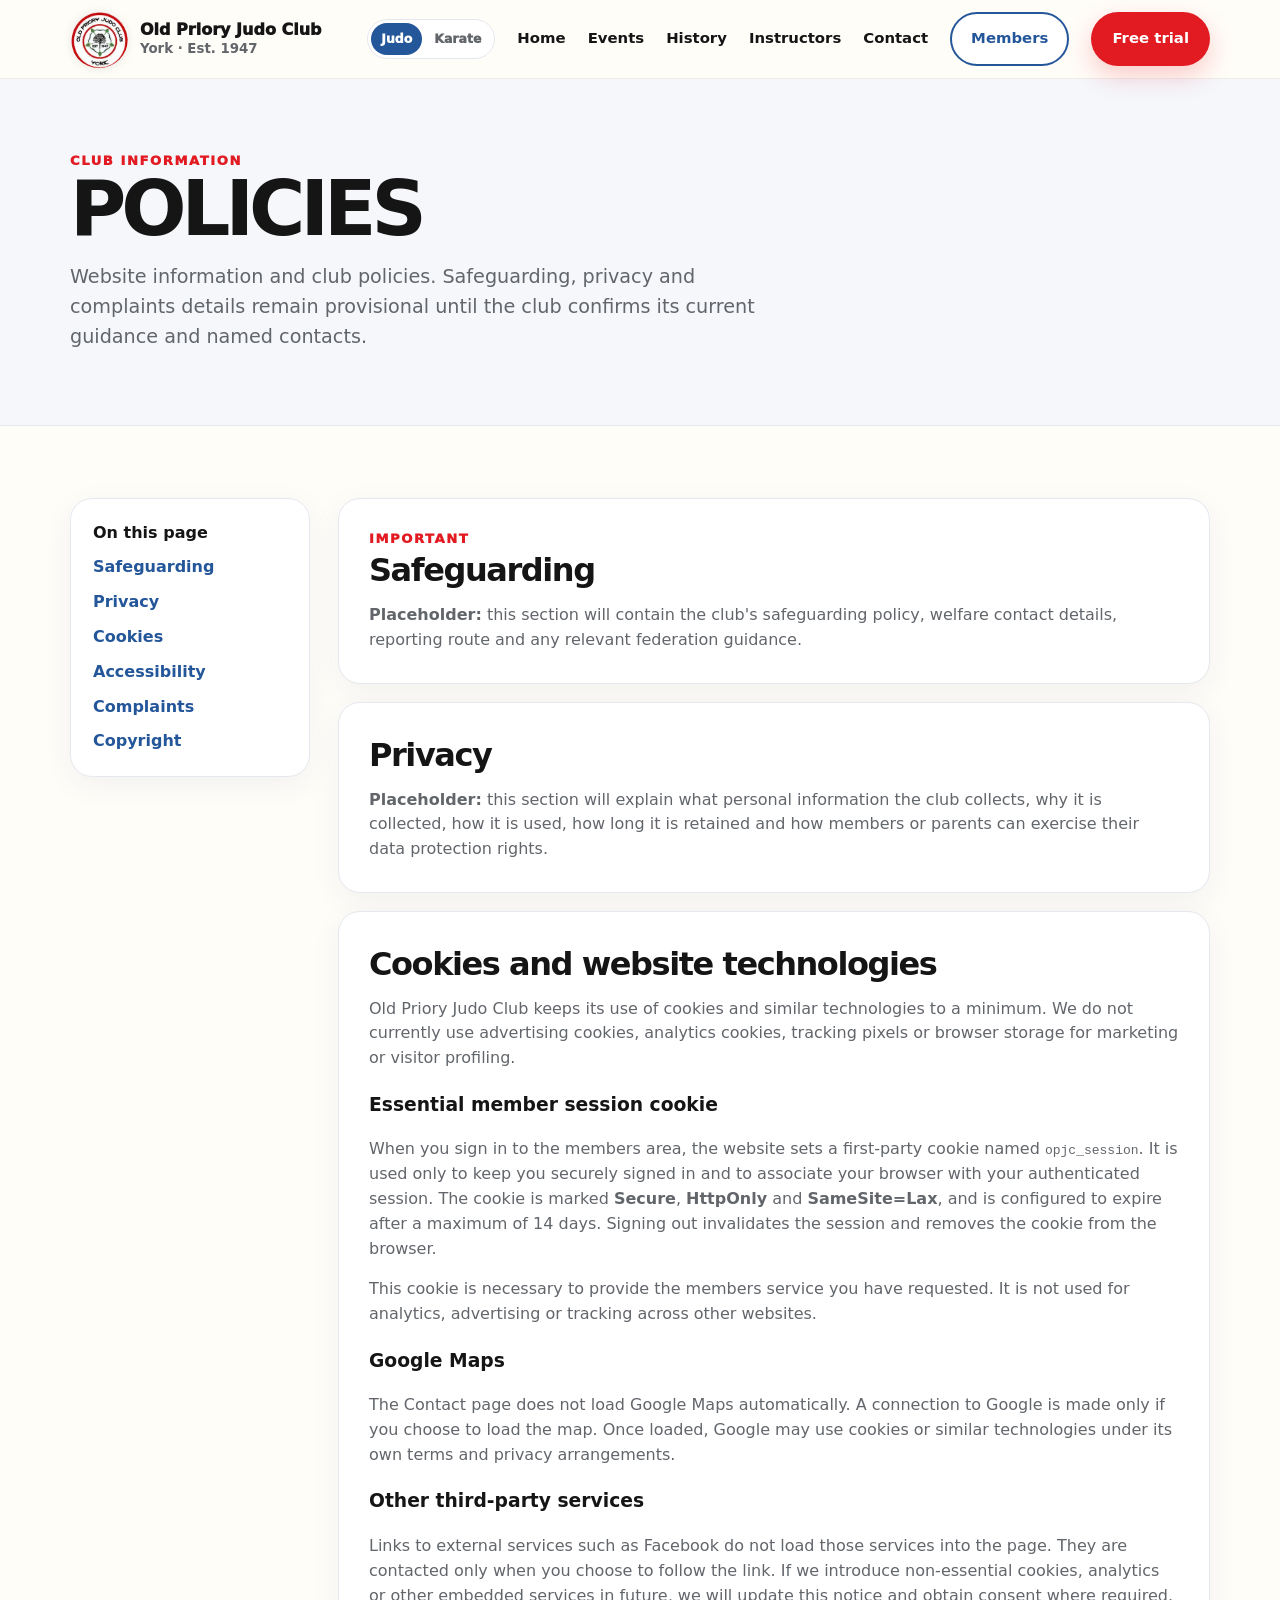
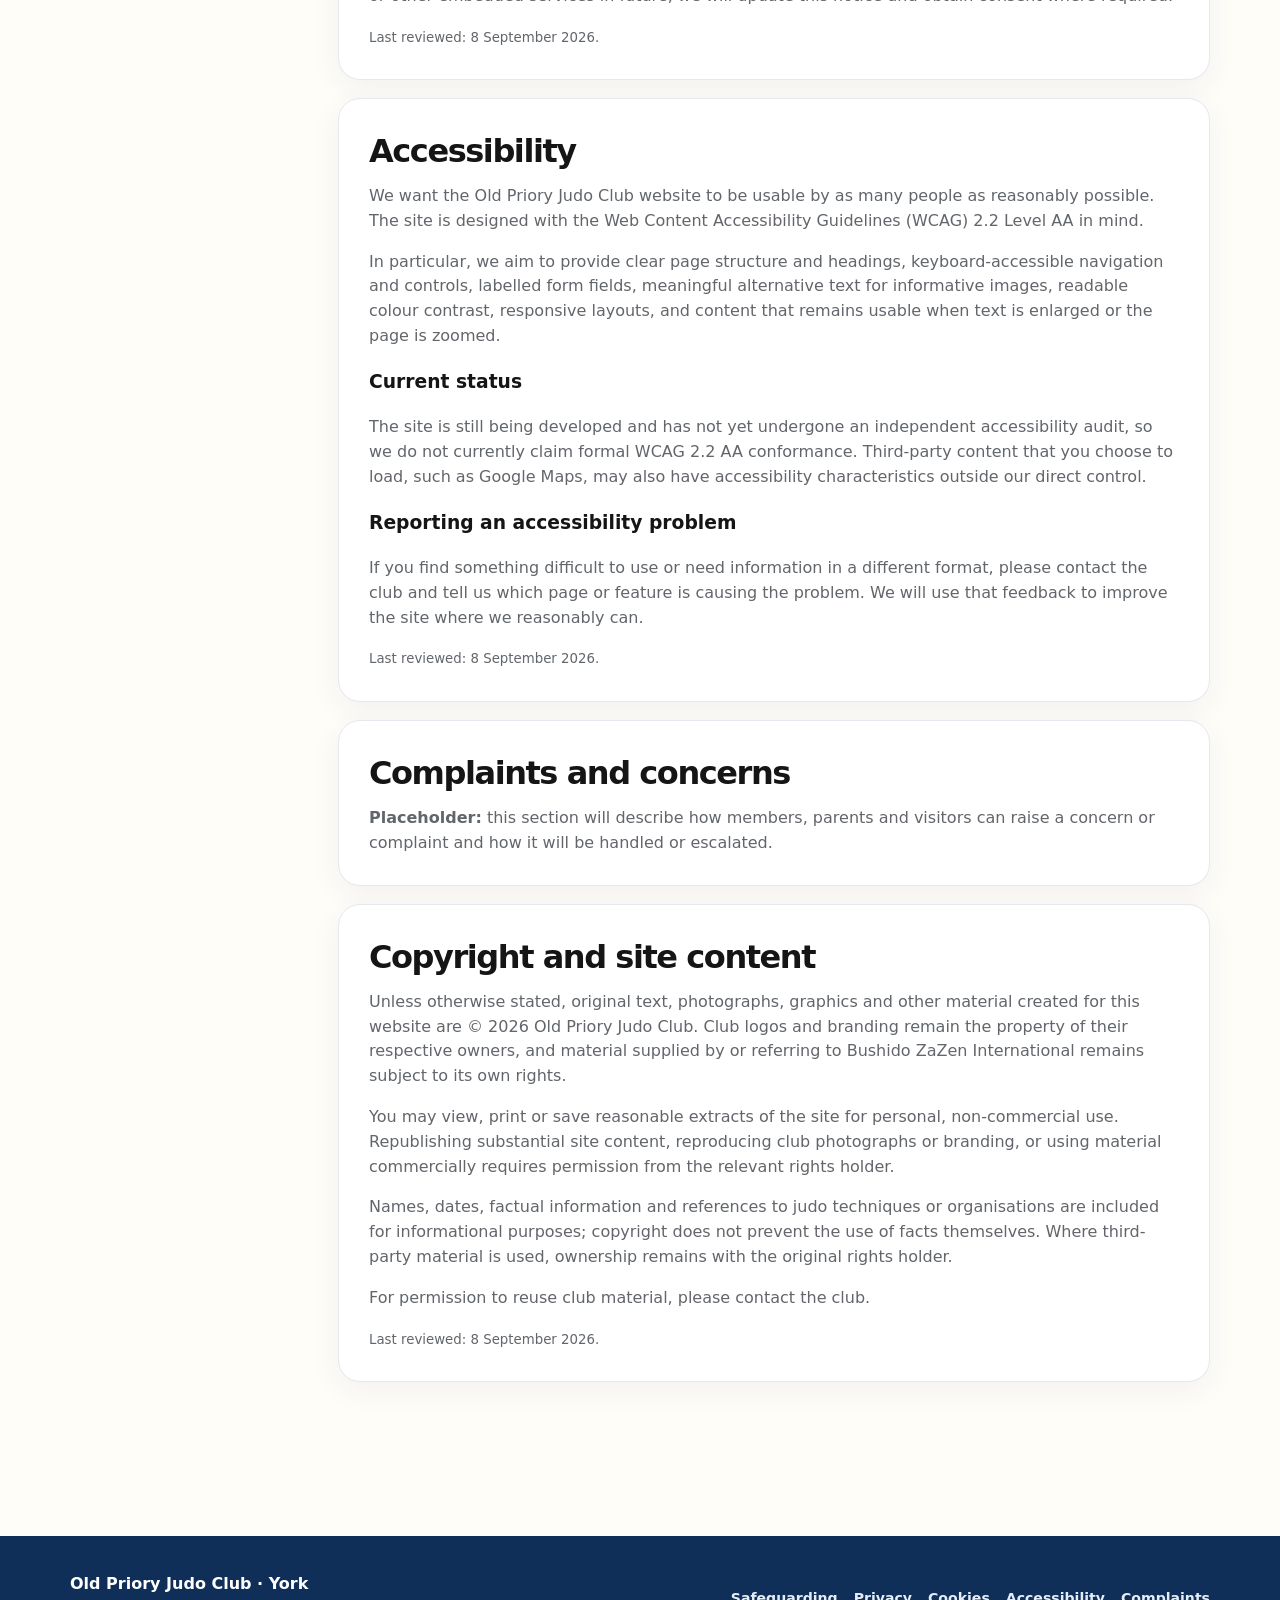
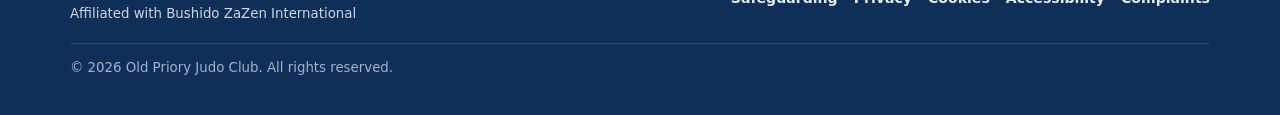
<file: policies.html>
<!doctype html>
<html lang="en">
<head>
  <meta charset="utf-8">
  <meta name="viewport" content="width=device-width,initial-scale=1">
  <link rel="icon" type="image/png" sizes="32x32" href="/favicon.png">
  <title>Policies | Old Priory Judo Club York</title>
  <meta name="description" content="Policy information for Old Priory Judo Club, including safeguarding, privacy, cookies, accessibility and complaints.">
  <link rel="stylesheet" href="assets/site.css">
</head>
<body>
  <nav class="nav">
    <div class="container nav-inner">
      <a class="brand" href="/"><span class="mark"><img src="assets/old-priory-logo.webp" alt="Old Priory Judo Club logo"></span><span>Old Priory Judo Club<small>York · Est. 1947</small></span></a>
      <button class="menu-toggle" type="button" aria-expanded="false" aria-controls="site-menu" aria-label="Open navigation">
        <span></span><span></span><span></span>
      </button>
      <div class="links" id="site-menu"><div class="discipline-switch" aria-label="Choose discipline"><a class="active judo" href="/">Judo</a><a href="/karate.html">Karate</a></div>
        <a class="nav-link" href="/">Home</a>
        <a class="nav-link" href="/events.html">Events</a>
        <a class="nav-link" href="/history.html">History</a>
        <a class="nav-link" href="/instructors.html">Instructors</a>
        <a class="nav-link" href="/contact">Contact</a>
        <a class="btn ghost" href="/members">Members</a>
        <a class="btn red" href="/contact">Free trial</a>
      </div>
    </div>
  </nav>

  <main>
    <section class="page-hero">
      <div class="container">
        <div class="eyebrow">Club information</div>
        <h1>Policies</h1>
        <p class="lead">Website information and club policies. Safeguarding, privacy and complaints details remain provisional until the club confirms its current guidance and named contacts.</p>
      </div>
    </section>
    <section class="page-content">
      <div class="container policy-layout">
        <aside class="policy-nav page-card">
          <strong>On this page</strong>
          <a href="#safeguarding">Safeguarding</a>
          <a href="#privacy">Privacy</a>
          <a href="#cookies">Cookies</a>
          <a href="#accessibility">Accessibility</a>
          <a href="#complaints">Complaints</a>
          <a href="#copyright">Copyright</a>
        </aside>

        <div class="policy-content">
          <section class="page-card policy-section" id="safeguarding">
            <div class="eyebrow">Important</div>
            <h2>Safeguarding</h2>
            <p><strong>Placeholder:</strong> this section will contain the club's safeguarding policy, welfare contact details, reporting route and any relevant federation guidance.</p>
          </section>
          <section class="page-card policy-section" id="privacy">
            <h2>Privacy</h2>
            <p><strong>Placeholder:</strong> this section will explain what personal information the club collects, why it is collected, how it is used, how long it is retained and how members or parents can exercise their data protection rights.</p>
          </section>
          <section class="page-card policy-section" id="cookies">
            <h2>Cookies and website technologies</h2>
            <p>Old Priory Judo Club keeps its use of cookies and similar technologies to a minimum. We do not currently use advertising cookies, analytics cookies, tracking pixels or browser storage for marketing or visitor profiling.</p>
            <h3>Essential member session cookie</h3>
            <p>When you sign in to the members area, the website sets a first-party cookie named <code>opjc_session</code>. It is used only to keep you securely signed in and to associate your browser with your authenticated session. The cookie is marked <strong>Secure</strong>, <strong>HttpOnly</strong> and <strong>SameSite=Lax</strong>, and is configured to expire after a maximum of 14 days. Signing out invalidates the session and removes the cookie from the browser.</p>
            <p>This cookie is necessary to provide the members service you have requested. It is not used for analytics, advertising or tracking across other websites.</p>
            <h3>Google Maps</h3>
            <p>The Contact page does not load Google Maps automatically. A connection to Google is made only if you choose to load the map. Once loaded, Google may use cookies or similar technologies under its own terms and privacy arrangements.</p>
            <h3>Other third-party services</h3>
            <p>Links to external services such as Facebook do not load those services into the page. They are contacted only when you choose to follow the link. If we introduce non-essential cookies, analytics or other embedded services in future, we will update this notice and obtain consent where required.</p>
            <p><small>Last reviewed: 8 September 2026.</small></p>
          </section>
          <section class="page-card policy-section" id="accessibility">
            <h2>Accessibility</h2>
            <p>We want the Old Priory Judo Club website to be usable by as many people as reasonably possible. The site is designed with the Web Content Accessibility Guidelines (WCAG) 2.2 Level AA in mind.</p>
            <p>In particular, we aim to provide clear page structure and headings, keyboard-accessible navigation and controls, labelled form fields, meaningful alternative text for informative images, readable colour contrast, responsive layouts, and content that remains usable when text is enlarged or the page is zoomed.</p>
            <h3>Current status</h3>
            <p>The site is still being developed and has not yet undergone an independent accessibility audit, so we do not currently claim formal WCAG 2.2 AA conformance. Third-party content that you choose to load, such as Google Maps, may also have accessibility characteristics outside our direct control.</p>
            <h3>Reporting an accessibility problem</h3>
            <p>If you find something difficult to use or need information in a different format, please <a href="/contact">contact the club</a> and tell us which page or feature is causing the problem. We will use that feedback to improve the site where we reasonably can.</p>
            <p><small>Last reviewed: 8 September 2026.</small></p>
          </section>
          <section class="page-card policy-section" id="complaints">
            <h2>Complaints and concerns</h2>
            <p><strong>Placeholder:</strong> this section will describe how members, parents and visitors can raise a concern or complaint and how it will be handled or escalated.</p>
          </section>
          <section class="page-card policy-section" id="copyright">
            <h2>Copyright and site content</h2>
            <p>Unless otherwise stated, original text, photographs, graphics and other material created for this website are © 2026 Old Priory Judo Club. Club logos and branding remain the property of their respective owners, and material supplied by or referring to Bushido ZaZen International remains subject to its own rights.</p>
            <p>You may view, print or save reasonable extracts of the site for personal, non-commercial use. Republishing substantial site content, reproducing club photographs or branding, or using material commercially requires permission from the relevant rights holder.</p>
            <p>Names, dates, factual information and references to judo techniques or organisations are included for informational purposes; copyright does not prevent the use of facts themselves. Where third-party material is used, ownership remains with the original rights holder.</p>
            <p>For permission to reuse club material, please <a href="/contact">contact the club</a>.</p>
            <p><small>Last reviewed: 8 September 2026.</small></p>
          </section>
        </div>
      </div>
    </section>
  </main>

  <footer>
    <div class="container foot foot-expanded">
      <div class="foot-brand"><strong>Old Priory Judo Club · York</strong><small>Affiliated with Bushido ZaZen International</small></div>
      <nav class="foot-links" aria-label="Policies">
        <a href="/policies.html#safeguarding">Safeguarding</a>
        <a href="/policies.html#privacy">Privacy</a>
        <a href="/policies.html#cookies">Cookies</a>
        <a href="/policies.html#accessibility">Accessibility</a>
        <a href="/policies.html#complaints">Complaints</a>
      </nav>
      <small class="foot-copy">© 2026 Old Priory Judo Club. All rights reserved.</small>
    </div>
  </footer>
  <script src="assets/site.js"></script>
</body>
</html>
</file>
<file: assets/site.css>
:root{
      --red:#e21b23;--blue:#24569a;--yellow:#f6bd16;--ink:#151515;
      --muted:#62666b;--paper:#fffdf8;--soft:#f5f7fb;--line:#e5e8ee;
      --shadow:0 18px 50px rgba(15,34,65,.12);--radius:24px
    }
    *{box-sizing:border-box} html{scroll-behavior:smooth}
    body{margin:0;font-family:Inter,ui-sans-serif,system-ui,-apple-system,BlinkMacSystemFont,"Segoe UI",sans-serif;background:var(--paper);color:var(--ink);line-height:1.55}
    a{color:inherit;text-decoration:none}.container{width:min(1140px,calc(100% - 36px));margin:auto}
    .nav{position:sticky;top:0;z-index:50;background:rgba(255,253,248,.94);backdrop-filter:blur(12px);border-bottom:1px solid rgba(20,20,20,.07)}
    .nav-inner{min-height:78px;display:flex;align-items:center;justify-content:space-between;gap:20px}
    .brand{display:flex;align-items:center;gap:12px;font-weight:950;line-height:1.05}
    .mark{width:58px;height:58px;border-radius:50%;display:grid;place-items:center;background:white;overflow:hidden;box-shadow:0 2px 10px rgba(0,0,0,.08)}.mark img{width:100%;height:100%;object-fit:cover;display:block}
    .brand small{display:block;color:var(--muted);font-weight:700;margin-top:4px}.links{display:flex;gap:22px;align-items:center;font-weight:800;font-size:.93rem}
    .btn{display:inline-flex;align-items:center;justify-content:center;padding:13px 19px;border-radius:999px;font-weight:900;border:2px solid transparent;transition:.2s}
    .btn.red{background:var(--red);color:white;box-shadow:0 10px 26px rgba(226,27,35,.22)}.btn.red:hover{transform:translateY(-2px)}
    .btn.ghost{border-color:var(--blue);color:var(--blue);background:white}
    .hero{padding:70px 0 64px;overflow:hidden;position:relative}.hero:before{content:"";position:absolute;right:-100px;top:10px;width:430px;height:430px;border-radius:50%;background:var(--yellow);opacity:.22}
    .hero-grid{display:grid;grid-template-columns:1.05fr .95fr;gap:55px;align-items:center;position:relative}
    .eyebrow{font-weight:950;text-transform:uppercase;letter-spacing:.12em;color:var(--red);font-size:.82rem}
    h1{font-size:clamp(3.3rem,7vw,6.6rem);line-height:.88;letter-spacing:-.065em;margin:.2rem 0 20px;text-transform:uppercase}
    h1 .red{color:var(--red)}h1 .blue{color:var(--blue)}.lead{font-size:1.2rem;color:var(--muted);max-width:700px}
    .actions{display:flex;gap:12px;flex-wrap:wrap;margin:28px 0 24px}.trust{display:flex;gap:22px;flex-wrap:wrap;font-weight:850;color:#123664}.trust b{color:var(--red)}
    .hero-art{position:relative;min-height:500px;border-radius:30px;background:url("hero-judo.webp") center/cover no-repeat;box-shadow:var(--shadow);border:8px solid white;overflow:hidden}
    
    .mat{display:none}
    .judoka{display:none}
    
    
    
    .free{position:absolute;right:18px;top:18px;width:160px;height:160px;border-radius:50%;background:var(--yellow);border:6px solid white;display:grid;place-items:center;text-align:center;transform:rotate(5deg);font-weight:950;line-height:.95;z-index:4;box-shadow:var(--shadow)}
    .free strong{display:block;font-size:3rem;color:var(--blue)}.free span{display:block;font-size:1.15rem}
    .section{padding:82px 0}.section.alt{background:var(--soft)}h2{font-size:clamp(2rem,4vw,3.5rem);line-height:1.03;margin:.35rem 0 1rem;letter-spacing:-.045em}
    .cards{display:grid;grid-template-columns:repeat(4,1fr);gap:18px;margin-top:34px}.card{background:white;border:1px solid var(--line);border-radius:20px;padding:26px;box-shadow:0 8px 30px rgba(18,54,100,.06)}
    .icon{width:50px;height:50px;border-radius:50%;display:grid;place-items:center;font-size:1.45rem;font-weight:900;margin-bottom:18px}.card:nth-child(odd) .icon{background:var(--blue);color:white}.card:nth-child(even) .icon{background:var(--yellow)}
    .card h3{margin:.1rem 0 .45rem;font-size:1.25rem}.card p{margin:0;color:var(--muted)}
    .split{display:grid;grid-template-columns:1fr 1fr;gap:55px;align-items:center}.brand-panel{background:white;border-radius:28px;padding:36px;box-shadow:var(--shadow);border:1px solid var(--line)}
    .logo-pair{display:grid;grid-template-columns:1fr 1fr;gap:18px;margin-top:22px}.logo-card{aspect-ratio:1;border-radius:24px;display:grid;place-items:center;background:white;border:1px solid var(--line);padding:18px}.logo-card img{width:100%;height:100%;object-fit:contain;display:block}
    .timetable{display:grid;gap:12px;margin-top:30px}.row{display:grid;grid-template-columns:150px 1fr;gap:18px;align-items:center;padding:18px 22px;background:white;border:1px solid var(--line);border-radius:16px}.day{background:var(--blue);color:white;border-radius:999px;padding:8px 14px;text-align:center;font-weight:950}.time{font-size:1.2rem;font-weight:900}
    .faq{display:grid;grid-template-columns:1fr 1fr;gap:18px;margin-top:32px}.faq article{background:white;border:1px solid var(--line);border-radius:18px;padding:24px}.faq h3{margin:0 0 8px}.faq p{margin:0;color:var(--muted)}
    .cta{background:var(--blue);color:white;border-radius:30px;padding:46px;display:grid;grid-template-columns:1fr auto;align-items:center;gap:30px;box-shadow:var(--shadow)}.cta p{color:#e9f0fb;margin-bottom:0}.cta .btn{background:var(--yellow);color:#111}
    footer{padding:36px 0;background:#102f58;color:white;margin-top:82px}.foot{display:flex;justify-content:space-between;gap:24px;flex-wrap:wrap}.foot small{color:#c9d7eb}
    @media(max-width:900px){
  .hero-grid,.split{grid-template-columns:1fr}.hero-art{min-height:430px}.cards{grid-template-columns:1fr 1fr}.cta{grid-template-columns:1fr}.logo-pair{max-width:520px}
}
    @media(max-width:560px){.container{width:min(100% - 24px,1140px)}.brand span{font-size:.9rem}.mark{width:50px;height:50px}.links .btn{padding:10px 13px}.hero{padding-top:44px}.hero-art{min-height:355px}.free{width:125px;height:125px}.free strong{font-size:2.3rem}.free span{font-size:.9rem}.cards,.faq{grid-template-columns:1fr}.row{grid-template-columns:1fr;gap:10px}.day{width:max-content}.section{padding:62px 0}.cta{padding:30px}}

.page-hero{padding:72px 0 54px;background:var(--soft);border-bottom:1px solid var(--line)}
.page-hero h1{font-size:clamp(2.8rem,6vw,5.4rem);margin:.25rem 0 16px}
.page-content{padding:72px 0}
.nav-link.active{color:var(--red)}

.menu-toggle{display:none;width:46px;height:46px;border:0;border-radius:14px;background:var(--soft);padding:11px;cursor:pointer}
.menu-toggle span{display:block;height:3px;background:var(--blue);border-radius:3px;margin:4px 0;transition:.2s}
.page-card{background:white;border:1px solid var(--line);border-radius:22px;padding:30px;box-shadow:0 8px 30px rgba(18,54,100,.06)}
.placeholder-grid{display:grid;grid-template-columns:repeat(3,1fr);gap:18px;margin-top:30px}
.placeholder-grid h3{margin-top:0}.placeholder-grid p{color:var(--muted);margin-bottom:0}
.history-stack{display:grid;gap:24px}
.history-article{padding:36px 40px}
.history-article h2{margin-top:.45rem}
.history-article p{max-width:880px}
.history-article p:last-child{margin-bottom:0}
.history-club{border-left:7px solid var(--red)}
@media(max-width:560px){.history-article{padding:26px 24px}}
@media(max-width:900px){
  .nav-inner{position:relative}
  .menu-toggle{display:block;flex:0 0 auto}
  .links{display:none;position:absolute;left:0;right:0;top:calc(100% + 1px);background:var(--paper);border-bottom:1px solid var(--line);box-shadow:0 18px 30px rgba(15,34,65,.12);padding:18px;flex-direction:column;align-items:stretch;gap:4px}
  .links.open{display:flex}
  .links .nav-link{padding:13px 8px;border-radius:12px}
  .links .nav-link:hover{background:var(--soft)}
  .links .btn{margin-top:8px}
  .placeholder-grid{grid-template-columns:1fr}
}

.calendar-section{margin-bottom:64px}
.calendar-section:last-child{margin-bottom:0}
.section-heading{display:grid;grid-template-columns:1fr minmax(260px,420px);gap:30px;align-items:end;margin-bottom:24px}
.section-heading h2{margin-bottom:0}
.section-heading>p{margin:0;color:var(--muted)}
.event-list{display:grid;gap:14px}
.event-card{display:grid;grid-template-columns:190px 1fr;gap:22px;align-items:start;background:white;border:1px solid var(--line);border-radius:20px;padding:22px 24px;box-shadow:0 8px 30px rgba(18,54,100,.06);border-left:7px solid var(--blue)}
.event-card.closure{border-left-color:var(--red);background:#fffafa}
.event-date{font-weight:950;color:var(--blue);text-transform:uppercase;letter-spacing:.04em}
.event-card.closure .event-date{color:var(--red)}
.event-body h3{margin:0 0 4px;font-size:1.2rem}
.event-body p{margin:8px 0 0;color:var(--muted)}
.event-meta{font-weight:800;color:#4f5965;font-size:.94rem}
.empty-state{padding:24px;border:1px dashed #cbd2dc;border-radius:18px;color:var(--muted);background:white}
.closures-section{padding-top:10px}
@media(max-width:700px){
  .section-heading{grid-template-columns:1fr;gap:10px}
  .event-card{grid-template-columns:1fr;gap:8px}
}

.uat-banner{position:sticky;top:0;z-index:100;min-height:34px;display:flex;align-items:center;justify-content:center;gap:10px;padding:6px 14px;background:#111;color:white;font-size:.82rem;letter-spacing:.02em;text-align:center}
.uat-banner strong{display:inline-block;background:var(--yellow);color:#111;border-radius:999px;padding:2px 8px;font-size:.74rem;letter-spacing:.08em}
.uat-mode .nav{top:34px}
@media(max-width:560px){
  .uat-banner{font-size:.75rem}
}

.auth-wrap{max-width:620px}
.auth-card{display:grid;gap:18px}
.auth-card label{display:grid;gap:7px;font-weight:850}
.auth-card input{width:100%;padding:13px 14px;border:1px solid var(--line);border-radius:12px;background:white;color:var(--ink);font:inherit}
.auth-card input:focus{outline:3px solid rgba(36,86,154,.15);border-color:var(--blue)}
.member-actions{display:flex;gap:12px;align-items:center;flex-wrap:wrap;margin-top:28px}
.member-actions form{margin:0}

.admin-heading{display:flex;justify-content:space-between;gap:20px;align-items:end;flex-wrap:wrap;margin-bottom:28px}
.admin-heading h2{margin-bottom:0}
.import-card{margin-bottom:30px}
.import-card h3{margin-top:0}
.admin-calendar-section{margin:42px 0}
.admin-calendar-section>h3{font-size:1.5rem;margin:0 0 16px}
.admin-calendar-list{display:grid;gap:14px;margin-top:16px}
.admin-calendar-row{display:grid;grid-template-columns:150px 1.2fr 1fr 1.6fr auto auto;gap:12px;align-items:end;background:white;border:1px solid var(--line);border-radius:18px;padding:18px}
.admin-calendar-row.new-row{background:var(--soft)}
.admin-calendar-row label{display:grid;gap:6px;font-weight:800;font-size:.9rem}
.admin-calendar-row input[type="text"],.admin-calendar-row input[type="date"],.admin-calendar-row textarea{width:100%;padding:10px 11px;border:1px solid var(--line);border-radius:10px;background:white;color:var(--ink);font:inherit}
.admin-calendar-row textarea{resize:vertical;min-height:46px}
.admin-calendar-row input:focus,.admin-calendar-row textarea:focus{outline:3px solid rgba(36,86,154,.15);border-color:var(--blue)}
.admin-calendar-row .check-label{display:flex;align-items:center;gap:8px;padding-bottom:11px;white-space:nowrap}
.admin-calendar-row .check-label input{width:auto}
.admin-row-actions{display:flex;gap:8px;align-items:center}
.btn.danger{border:2px solid var(--red);color:var(--red);background:white}
.wide-field{grid-column:auto}
@media(max-width:1000px){
  .admin-calendar-row{grid-template-columns:1fr 1fr}
  .admin-calendar-row .wide-field{grid-column:1/-1}
  .admin-row-actions{grid-column:1/-1}
}
@media(max-width:620px){
  .admin-calendar-row{grid-template-columns:1fr}
  .admin-calendar-row .wide-field,.admin-row-actions{grid-column:auto}
}

.admin-heading-actions{display:flex;gap:10px;flex-wrap:wrap}
.auth-note{margin:0;color:var(--muted);font-size:.92rem}
.member-invite-form{display:grid;grid-template-columns:1fr 1.2fr 180px auto;gap:14px;align-items:end}
.member-invite-form label{display:grid;gap:6px;font-weight:800;font-size:.9rem}
.member-invite-form input,.member-invite-form select{width:100%;padding:11px 12px;border:1px solid var(--line);border-radius:10px;background:white;color:var(--ink);font:inherit}
.member-admin-list{display:grid;gap:12px}
.member-admin-row{display:grid;grid-template-columns:minmax(240px,1fr) auto auto;gap:16px;align-items:center;background:white;border:1px solid var(--line);border-radius:18px;padding:18px 20px}
.member-admin-row.pending{background:#fffdf5}
.member-admin-row>div:first-child{display:grid;gap:2px}
.member-admin-row>div:first-child span,.member-admin-meta{color:var(--muted);font-size:.92rem}
.member-badges,.member-admin-actions{display:flex;gap:8px;align-items:center;flex-wrap:wrap}
.member-admin-actions form{margin:0}
.status-badge{display:inline-flex;align-items:center;border-radius:999px;padding:5px 9px;background:var(--soft);font-size:.8rem;font-weight:900;text-transform:capitalize}
.status-badge.active{background:#edf8ef;color:#246b31}
.status-badge.inactive{background:#fff0f0;color:#9a2026}
.status-badge.pending{background:#fff4cb;color:#735400}
.copy-link{font-family:ui-monospace,SFMono-Regular,Consolas,monospace}
@media(max-width:900px){
  .member-invite-form{grid-template-columns:1fr 1fr}
  .member-admin-row{grid-template-columns:1fr}
}
@media(max-width:560px){
  .member-invite-form{grid-template-columns:1fr}
}


.admin-hero{padding-bottom:46px}
.admin-dashboard-grid{display:grid;grid-template-columns:repeat(3,1fr);gap:20px}
.admin-dashboard-card{display:flex;flex-direction:column;min-height:330px;background:white;border:1px solid var(--line);border-radius:24px;padding:28px;box-shadow:0 10px 34px rgba(18,54,100,.07);transition:.18s}
a.admin-dashboard-card:hover{transform:translateY(-3px);box-shadow:0 16px 42px rgba(18,54,100,.12);border-color:#cbd6e6}
.admin-dashboard-card h2{font-size:1.8rem;margin:.3rem 0 .8rem}
.admin-dashboard-card p{color:var(--muted);margin:0 0 22px}
.admin-card-icon{font-size:2rem;margin-bottom:18px}
.admin-card-stats{margin-top:auto;padding-top:18px;border-top:1px solid var(--line);color:var(--muted);font-size:.92rem}
.admin-card-stats strong{color:var(--ink)}
.admin-card-link{margin-top:18px;font-weight:900;color:var(--blue)}
.disabled-card{background:var(--soft);box-shadow:none}
.admin-dashboard-actions{margin-top:30px}

.admin-management-section{margin:52px 0}
.admin-section-title{display:flex;align-items:end;justify-content:space-between;gap:18px;margin-bottom:14px}
.admin-section-title h2{margin-bottom:0}
.admin-add-panel{margin:0 0 18px}
.admin-add-panel>summary{list-style:none;width:max-content;cursor:pointer}
.admin-add-panel>summary::-webkit-details-marker{display:none}
.admin-add-panel[open]>summary{margin-bottom:14px}
.admin-simple-list{display:grid;gap:10px}
.admin-list-item{background:white;border:1px solid var(--line);border-radius:16px;overflow:hidden}
.admin-list-item.closure-item{border-left:5px solid var(--red)}
.admin-list-item>summary{display:grid;grid-template-columns:150px minmax(220px,1fr) auto auto;gap:16px;align-items:center;padding:18px 20px;cursor:pointer;list-style:none}
.admin-list-item>summary::-webkit-details-marker{display:none}
.admin-list-item[open]>summary{background:var(--soft);border-bottom:1px solid var(--line)}
.admin-list-date{font-weight:900;color:var(--blue)}
.closure-item .admin-list-date{color:var(--red)}
.admin-list-main{display:grid;gap:2px}
.admin-list-main span{color:var(--muted);font-size:.92rem}
.admin-edit-label{font-weight:900;color:var(--blue);font-size:.9rem}
.admin-edit-form{display:grid;grid-template-columns:170px 1fr 1fr;gap:14px;padding:20px}
.admin-edit-form.add-form{background:var(--soft);border:1px solid var(--line);border-radius:16px}
.admin-edit-form label{display:grid;gap:6px;font-weight:800;font-size:.9rem}
.admin-edit-form input[type="text"],.admin-edit-form input[type="date"],.admin-edit-form textarea{width:100%;padding:11px 12px;border:1px solid var(--line);border-radius:10px;background:white;color:var(--ink);font:inherit}
.admin-edit-form textarea{resize:vertical}
.admin-edit-form input:focus,.admin-edit-form textarea:focus{outline:3px solid rgba(36,86,154,.15);border-color:var(--blue)}
.admin-form-wide{grid-column:1/-1}
.admin-edit-form .check-label{display:flex;align-items:center;gap:8px}
.admin-edit-form .check-label input{width:auto}
.admin-edit-form .admin-row-actions{grid-column:1/-1}
@media(max-width:900px){
  .admin-dashboard-grid{grid-template-columns:1fr}
  .admin-dashboard-card{min-height:0}
  .admin-list-item>summary{grid-template-columns:120px 1fr auto}
  .admin-list-item>summary .status-badge{display:none}
  .admin-edit-form{grid-template-columns:1fr 1fr}
  .admin-form-wide,.admin-edit-form .admin-row-actions{grid-column:1/-1}
}
@media(max-width:600px){
  .admin-list-item>summary{grid-template-columns:1fr auto}
  .admin-list-date{grid-column:1/-1}
  .admin-edit-form{grid-template-columns:1fr}
  .admin-form-wide,.admin-edit-form .admin-row-actions{grid-column:auto}
}

.contact-layout{display:grid;grid-template-columns:.9fr 1.1fr;gap:34px;align-items:start}
.contact-details h2{margin-bottom:12px}
.contact-card-stack{display:grid;gap:14px;margin-top:28px}
.contact-info-card{display:grid;grid-template-columns:48px 1fr;gap:14px;align-items:center;padding:20px}
.contact-icon{font-size:1.6rem}
.contact-info-card div{display:grid;gap:2px}
.contact-info-card small{color:var(--muted);font-weight:800}
.contact-info-card strong{font-size:1.08rem}
.contact-info-card span:not(.contact-icon){color:var(--muted);font-size:.92rem}
.contact-form{display:grid;gap:18px}
.contact-form h2{margin:0}
.contact-form>p{margin:0;color:var(--muted)}
.contact-form label{display:grid;gap:7px;font-weight:850}
.contact-form input,.contact-form select,.contact-form textarea{width:100%;padding:12px 13px;border:1px solid var(--line);border-radius:11px;background:white;color:var(--ink);font:inherit}
.contact-form textarea{resize:vertical}
.contact-form input:focus,.contact-form select:focus,.contact-form textarea:focus{outline:3px solid rgba(36,86,154,.15);border-color:var(--blue)}
.form-pair{display:grid;grid-template-columns:1fr 1fr;gap:14px}
.optional{font-weight:600;color:var(--muted)}
.anti-spam-note{display:grid;gap:2px;padding:13px 15px;border-radius:12px;background:var(--soft);border:1px solid var(--line);font-size:.9rem}
.anti-spam-note span,.form-footnote{color:var(--muted)}
.contact-honeypot{position:absolute;left:-9999px;width:1px;height:1px;overflow:hidden}
@media(max-width:850px){.contact-layout{grid-template-columns:1fr}.form-pair{grid-template-columns:1fr}}

.contact-map{overflow:hidden;border:1px solid var(--line);border-radius:20px;box-shadow:0 8px 30px rgba(18,54,100,.06);background:white}
.contact-map iframe{display:block;width:100%;height:320px;border:0}

.foot-expanded{display:grid;grid-template-columns:1fr auto;gap:18px 30px;align-items:center}
.foot-brand{display:grid;gap:3px}
.foot-links{display:flex;gap:16px;flex-wrap:wrap;justify-content:flex-end;font-size:.88rem;font-weight:800}
.foot-links a{color:#e4edf8}
.foot-links a:hover{text-decoration:underline}
.foot-copy{grid-column:1/-1;color:#9fb3ce!important;border-top:1px solid rgba(255,255,255,.12);padding-top:14px}
.policy-layout{display:grid;grid-template-columns:240px 1fr;gap:28px;align-items:start}
.policy-nav{position:sticky;top:110px;display:grid;gap:10px;padding:22px}
.policy-nav a{color:var(--blue);font-weight:800}
.policy-content{display:grid;gap:18px}
.policy-section{scroll-margin-top:120px}
.policy-section h2{font-size:2rem}
.policy-section p{color:var(--muted);margin-bottom:0}
@media(max-width:800px){
  .foot-expanded{grid-template-columns:1fr}
  .foot-links{justify-content:flex-start}
  .foot-copy{grid-column:auto}
  .policy-layout{grid-template-columns:1fr}
  .policy-nav{position:static}
}

.foot-brand strong,.foot-brand small{display:block}
.foot-brand small{margin-top:4px}

.map-placeholder{min-height:250px;display:grid;place-items:center;align-content:center;gap:10px;padding:28px;text-align:center;background:var(--soft)}
.map-placeholder strong{font-size:1.2rem}
.map-placeholder span{max-width:460px;color:var(--muted)}
.map-placeholder .btn{margin-top:6px}

.member-resource-grid{display:grid;grid-template-columns:repeat(3,minmax(0,1fr));gap:18px}
.member-category-card{display:flex;flex-direction:column;min-height:220px}
.member-category-card h3{margin:.35rem 0 14px;font-size:1.35rem}
.member-category-card>p{margin:0;color:var(--muted)}
.member-card-items{display:grid;gap:9px}
.member-card-item{display:grid;gap:2px;padding:12px 13px;border:1px solid var(--line);border-radius:12px;background:var(--soft);transition:.15s}
a.member-card-item:hover{border-color:#cbd6e6;transform:translateY(-1px)}
.member-card-item span{color:var(--muted);font-size:.9rem}
.member-card-item small{color:var(--blue);font-weight:850;margin-top:3px}
.member-card-item.unavailable small{color:var(--muted)}
.member-account-card .btn{align-self:flex-start;margin-top:auto}
.member-account-card h3{margin:.35rem 0 5px}
.member-account-card p{margin:0 0 18px;color:var(--muted)}
.resource-edit-form select,.resource-edit-form input[type="url"],.resource-edit-form input[type="number"]{width:100%;padding:11px 12px;border:1px solid var(--line);border-radius:10px;background:white;color:var(--ink);font:inherit}
.resource-edit-form select:focus,.resource-edit-form input[type="url"]:focus,.resource-edit-form input[type="number"]:focus{outline:3px solid rgba(36,86,154,.15);border-color:var(--blue)}
@media(max-width:900px){.member-resource-grid{grid-template-columns:repeat(2,minmax(0,1fr))}}
@media(max-width:650px){.member-resource-grid{grid-template-columns:1fr}}

.resource-storage-summary{display:grid;gap:12px;margin-bottom:18px;padding:20px 22px}
.resource-storage-summary>div:first-child{display:flex;justify-content:space-between;gap:18px;flex-wrap:wrap}
.resource-storage-summary span{color:var(--muted);font-size:.92rem}
.resource-storage-track{height:9px;border-radius:999px;background:var(--soft);overflow:hidden}
.resource-storage-track span{display:block;height:100%;background:var(--blue);border-radius:inherit}

.resource-edit-form input[type="file"]{width:100%;padding:10px;border:1px solid var(--line);border-radius:10px;background:white;color:var(--ink);font:inherit}
.resource-edit-form label>small{display:block;margin-top:5px;color:var(--muted);font-weight:600}
.resource-current-file{display:flex;gap:8px 14px;align-items:baseline;flex-wrap:wrap;margin:2px 0 8px;padding:10px 12px;border-radius:10px;background:var(--soft);border:1px solid var(--line)}
.resource-current-file span{color:var(--muted);font-weight:600}

.member-page-content{padding-top:24px}
.member-toolbar{display:flex;align-items:center;justify-content:space-between;gap:18px;margin-bottom:34px;padding:8px;border:1px solid var(--line);border-radius:14px;background:white;box-shadow:0 8px 24px rgba(18,54,100,.04)}
.member-toolbar-links{display:flex;align-items:center;gap:4px;flex-wrap:wrap}
.member-toolbar a,.member-toolbar button{display:inline-flex;align-items:center;min-height:38px;padding:8px 12px;border:0;border-radius:9px;background:transparent;color:var(--blue);font:inherit;font-weight:850;cursor:pointer}
.member-toolbar a:hover,.member-toolbar button:hover{background:var(--soft)}
.member-toolbar a.active{background:var(--blue);color:white}
.member-toolbar form{margin:0}
.member-section-heading{display:flex;justify-content:space-between;align-items:end;gap:24px;margin-bottom:18px}
.member-section-heading h2{margin:.25rem 0 0}
.member-section-heading p{max-width:440px;margin:0;color:var(--muted);text-align:right}
.member-card-heading{display:flex;align-items:flex-start;justify-content:space-between;gap:12px}
.member-card-heading h3{margin:.35rem 0 14px}
.member-count-badge{display:inline-grid;place-items:center;min-width:30px;height:30px;padding:0 8px;border-radius:999px;background:var(--soft);color:var(--blue);font-weight:900;font-size:.85rem}
.member-account-card .status-badge{align-self:flex-start;margin-bottom:16px}
.member-empty-card{justify-content:flex-start}
.member-account-layout{display:grid;grid-template-columns:minmax(240px,.75fr) minmax(0,1.25fr);gap:20px;align-items:start}
.account-summary-card{display:flex;flex-direction:column;align-items:flex-start;gap:8px}
.account-summary-card h2{margin:.2rem 0 0}
.account-summary-card p{margin:0;color:var(--muted);overflow-wrap:anywhere}
.account-summary-card small{margin-top:12px;color:var(--muted);line-height:1.5}
.member-password-card{max-width:none}
.member-password-card h2{margin:.25rem 0 6px}
@media(max-width:800px){
  .member-toolbar{align-items:flex-start;flex-direction:column}
  .member-toolbar form{width:100%}
  .member-toolbar button{width:100%;justify-content:flex-start}
  .member-section-heading{align-items:flex-start;flex-direction:column;gap:6px}
  .member-section-heading p{text-align:left}
  .member-account-layout{grid-template-columns:1fr}
}

.anniversary-layout{display:grid;grid-template-columns:minmax(0,1.45fr) minmax(260px,.55fr);gap:22px;align-items:start}
.anniversary-main-card{padding:30px}
.anniversary-main-card h2{font-size:2rem;margin:.35rem 0 16px}
.anniversary-main-card p,.anniversary-side-card p{color:var(--muted);line-height:1.7}
.anniversary-status{display:flex;align-items:center;gap:12px;flex-wrap:wrap;margin-top:24px;padding-top:20px;border-top:1px solid var(--line)}
.anniversary-status>span:last-child{color:var(--muted);font-weight:700}
.anniversary-side-card{display:flex;flex-direction:column;gap:10px}
.anniversary-side-card h3{margin:.2rem 0 0}
.anniversary-side-card .btn{align-self:flex-start;margin-top:8px}
.anniversary-callout{display:flex;align-items:center;justify-content:space-between;gap:24px;margin:0 0 18px;padding:22px 24px}
.anniversary-callout h3{margin:.3rem 0 6px}
.anniversary-callout p{margin:0;color:var(--muted)}
@media(max-width:800px){
  .anniversary-layout{grid-template-columns:1fr}
  .anniversary-callout{align-items:flex-start;flex-direction:column}
}


/* Judo / Karate public-site switcher */
.discipline-switch{display:inline-flex;align-items:center;gap:2px;padding:3px;border:1px solid var(--line);border-radius:999px;background:white;white-space:nowrap}
.discipline-switch a{padding:6px 10px;border-radius:999px;font-size:.78rem;font-weight:950;color:var(--muted)}
.discipline-switch a.active.judo{background:var(--blue);color:white}
.discipline-switch a.active.karate{background:#2f7d32;color:white}
@media(max-width:900px){.links .discipline-switch{margin:0 0 8px}.discipline-switch a{flex:1;text-align:center}}

/* Karate sibling site */
.karate-page{--karate:#2f7d32;--karate-dark:#194d22;--karate-soft:#eef7ef}
.karate-page .eyebrow,.karate-page .nav-link.active{color:var(--karate)}
.karate-page .btn.karate{background:var(--karate);color:white;box-shadow:0 10px 26px rgba(47,125,50,.22)}
.karate-page .btn.karate:hover{transform:translateY(-2px)}
.karate-page .btn.ghost{border-color:var(--karate);color:var(--karate)}
.karate-page .day{background:var(--karate)}
.karate-page .trust{color:var(--karate-dark)}
.karate-page .trust b{color:var(--karate)}
.karate-page .cta{background:var(--karate-dark)}
.karate-page .cta .btn{background:white;color:var(--karate-dark)}
.karate-page .card:nth-child(odd) .icon{background:var(--karate);color:white}
.karate-page .card:nth-child(even) .icon{background:#dfeee0;color:var(--karate-dark)}
.karate-page .history-club{border-left-color:var(--karate)}
.karate-hero{padding:70px 0 64px;background:linear-gradient(135deg,#fffdf8 0%,#f3faf3 100%);overflow:hidden}
.karate-hero-art{min-height:470px;border-radius:30px;background:linear-gradient(145deg,#eef7ef,#dceede);border:8px solid white;display:grid;place-items:center;box-shadow:var(--shadow);position:relative;overflow:hidden}
.karate-hero-art:before{content:"";position:absolute;width:330px;height:330px;border-radius:50%;background:white;opacity:.72}
.karate-hero-art img{position:relative;z-index:1;width:min(78%,350px);height:auto;filter:drop-shadow(0 16px 24px rgba(24,76,33,.15))}
.karate-brand-panel{background:var(--karate-soft);border-color:#d5e8d7}
.karate-brand-panel img{display:block;width:min(100%,320px);margin:0 auto 18px}
.karate-note{padding:16px 18px;border-radius:14px;background:var(--karate-soft);border-left:5px solid var(--karate);color:#315738}
.karate-page footer{background:#173e20}
@media(max-width:560px){.karate-hero{padding-top:44px}.karate-hero-art{min-height:330px}}
</file>
